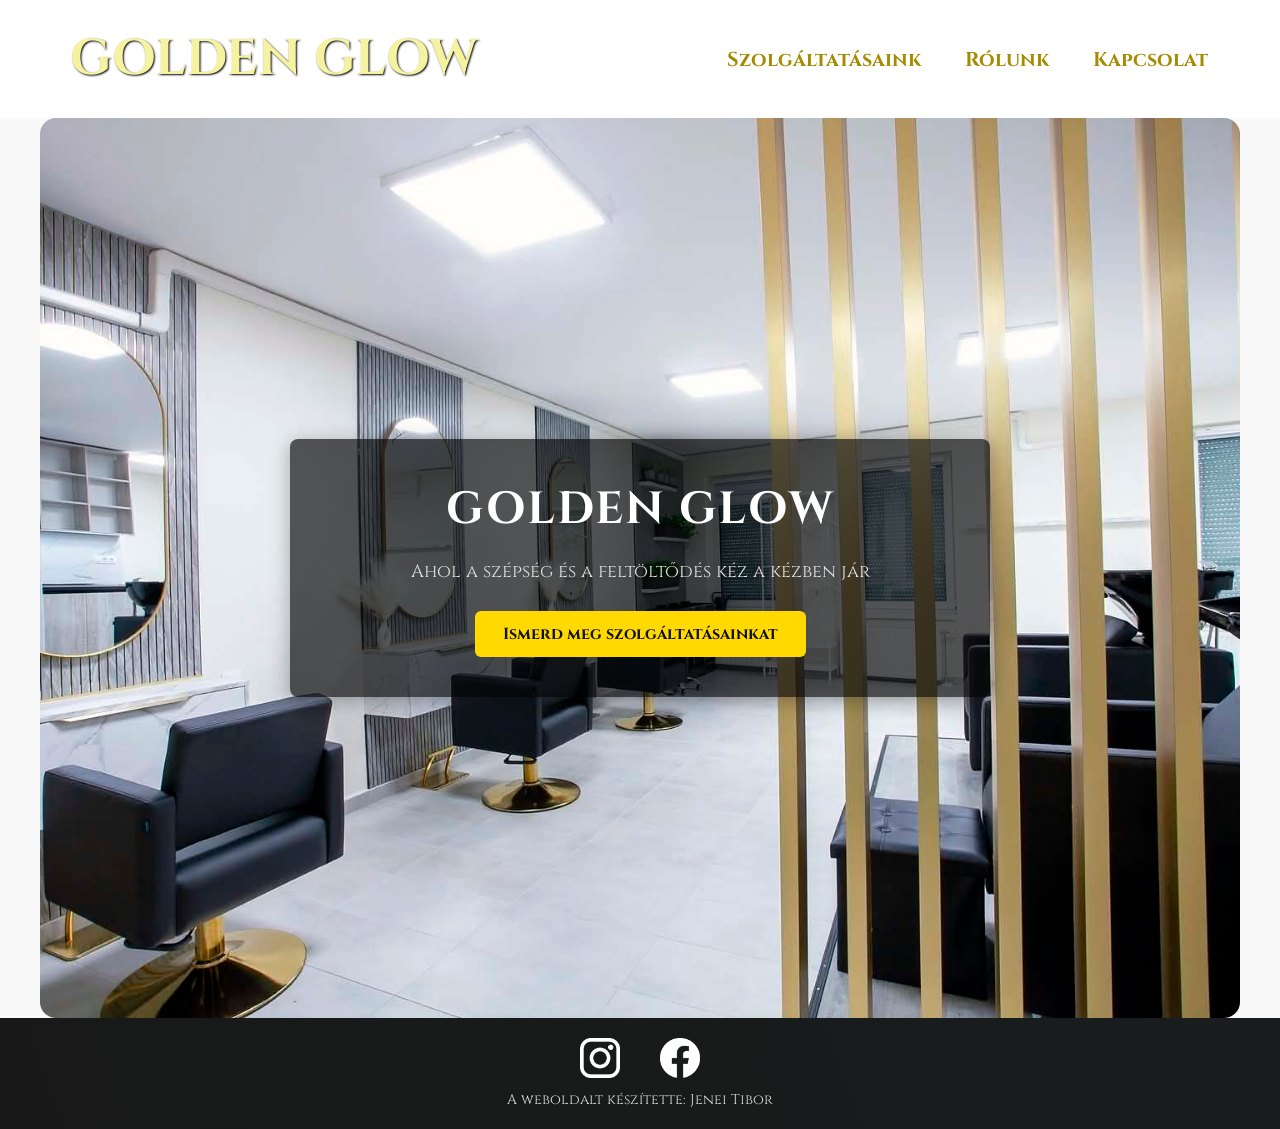
<file: index.html>
<!DOCTYPE html>
<html lang="hu">
<head>
    <meta charset="UTF-8">
    <meta name="viewport" content="width=device-width, initial-scale=1.0">
    <link href="https://fonts.googleapis.com/css2?family=Cinzel:wght@400..900&family=Fira+Sans:ital,wght@0,100;0,200;0,300;0,400;0,500;0,600;0,700;0,800;0,900;1,100;1,200;1,300;1,400;1,500;1,600;1,700;1,800;1,900&display=swap" rel="stylesheet">
    <link rel="icon" type="image/png" href="favicon_io/apple-touch-icon.png"/>
    <link rel="stylesheet" href="shared.css" />
    <link rel="stylesheet" href="styles.css" />
    <title>Golden Glow</title>
</head>
<body>

    <header> 
        <div id="page-logo">
            <a href="index.html">Golden Glow</a>
        </div>
        <nav>
            <ul>
                <li><a href="szolgaltatasok.html">Szolgáltatásaink</a></li>
                <li><a href="rolunk.html">Rólunk</a></li>
                <li><a href="kapcsolat.html">Kapcsolat</a></li>
            </ul>
        </nav>
        <a href="" class="service-btn">
        <span></span>
        <span></span>
        <span></span>
       </a>
    </header>

    <main>
        <section id="hero">
            <div class="hero-content">
                <h1>Golden Glow</h1>
                <p>Ahol a szépség és a feltöltődés kéz a kézben jár</p>
                <a href="szolgaltatasok.html">Ismerd meg szolgáltatásainkat</a>
            </div>
        </section>
    </main>

    <footer>
        <ul>
            <li>
                <a href="https://www.instagram.com/golden.glow.hair.beauty/" target="_blank">
                    <img src="Photos/icons/insta.png" alt="Instagram logo">
                </a>
            </li>
            <li>
                <a href="https://www.facebook.com/profile.php?id=61589006711640" target="_blank">
                    <img src="Photos/icons/facebook.png" alt="Facebook logo">
                </a>
            </li>
        </ul>
                </a>
    </li>
</ul>

<p class="site-credit">A weboldalt készítette: Jenei Tibor</p>
</footer>
    </footer>

</body>
</html>
</file>
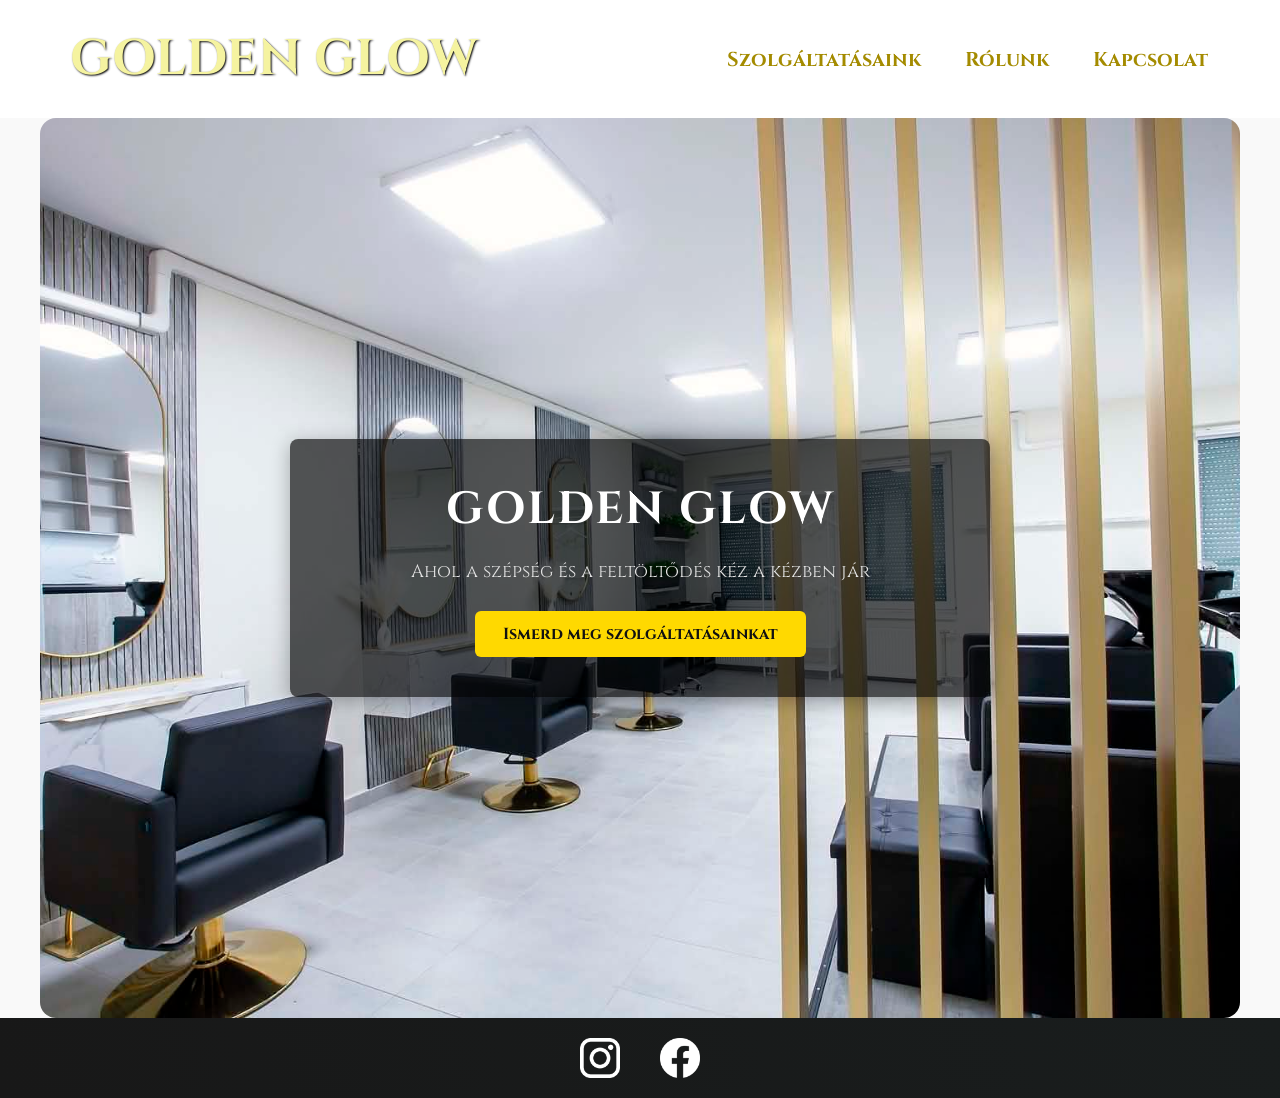
<file: GoldenGlow-main/index.html>
<!DOCTYPE html>
<html lang="hu">
<head>
    <meta charset="UTF-8">
    <meta name="viewport" content="width=device-width, initial-scale=1.0">
    <link href="https://fonts.googleapis.com/css2?family=Cinzel:wght@400..900&family=Fira+Sans:ital,wght@0,100;0,200;0,300;0,400;0,500;0,600;0,700;0,800;0,900;1,100;1,200;1,300;1,400;1,500;1,600;1,700;1,800;1,900&display=swap" rel="stylesheet">
    <link rel="icon" type="image/png" href="favicon_io/apple-touch-icon.png"/>
    <link rel="stylesheet" href="shared.css" />
    <link rel="stylesheet" href="styles.css" />
    <title>Golden Glow</title>
</head>
<body>

    <header> 
        <div id="page-logo">
            <a href="index.html">Golden Glow</a>
        </div>
        <nav>
            <ul>
                <li><a href="szolgaltatasok.html">Szolgáltatásaink</a></li>
                <li><a href="rolunk.html">Rólunk</a></li>
                <li><a href="kapcsolat.html">Kapcsolat</a></li>
            </ul>
        </nav>
        <a href="" class="service-btn">
        <span></span>
        <span></span>
        <span></span>
       </a>
    </header>

    <main>
        <section id="hero">
            <div class="hero-content">
                <h1>Golden Glow</h1>
                <p>Ahol a szépség és a feltöltődés kéz a kézben jár</p>
                <a href="szolgaltatasok.html">Ismerd meg szolgáltatásainkat</a>
            </div>
        </section>
    </main>

    <footer>
        <ul>
            <li>
                <a href="https://www.instagram.com/golden.glow.hair.beauty/" target="_blank">
                    <img src="Photos/icons/insta.png" alt="Instagram logo">
                </a>
            </li>
            <li>
                <a href="https://www.facebook.com/profile.php?id=61589006711640" target="_blank">
                    <img src="Photos/icons/facebook.png" alt="Facebook logo">
                </a>
            </li>
        </ul>
    </footer>

</body>
</html>
</file>
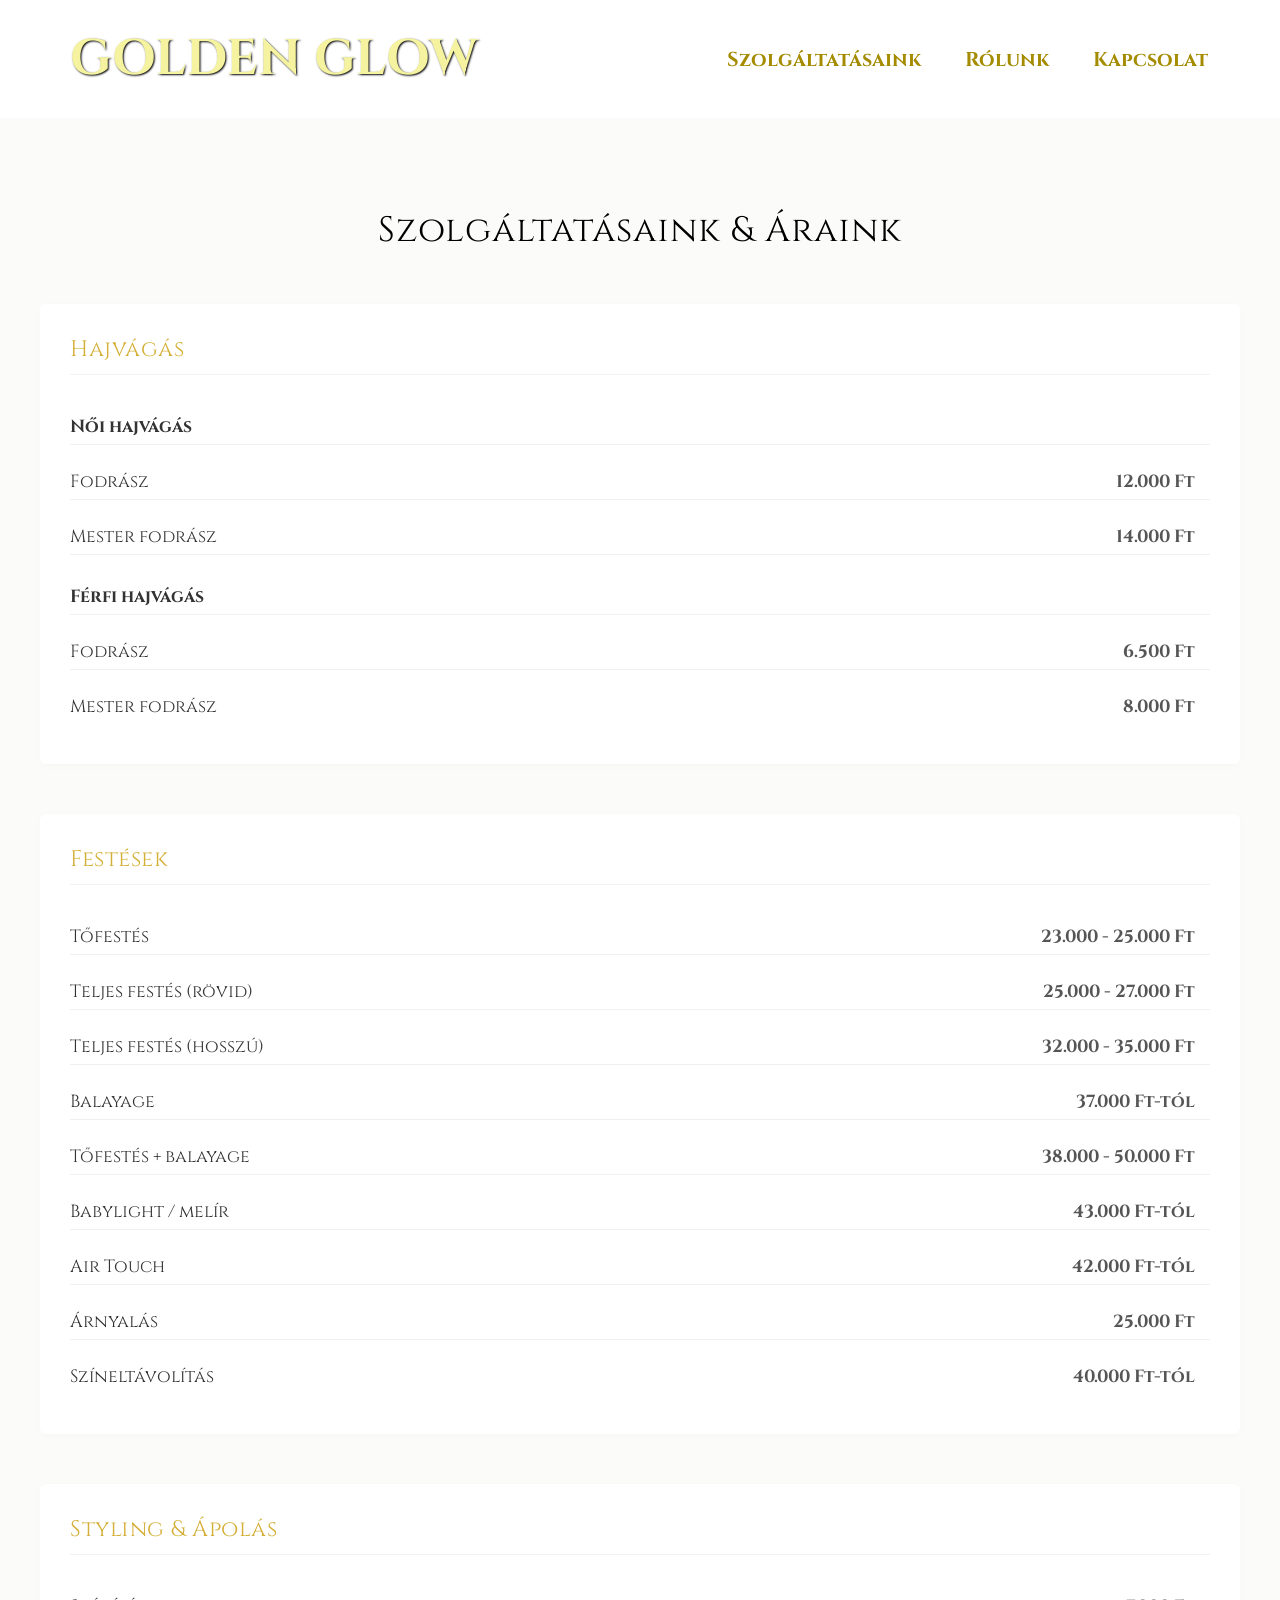
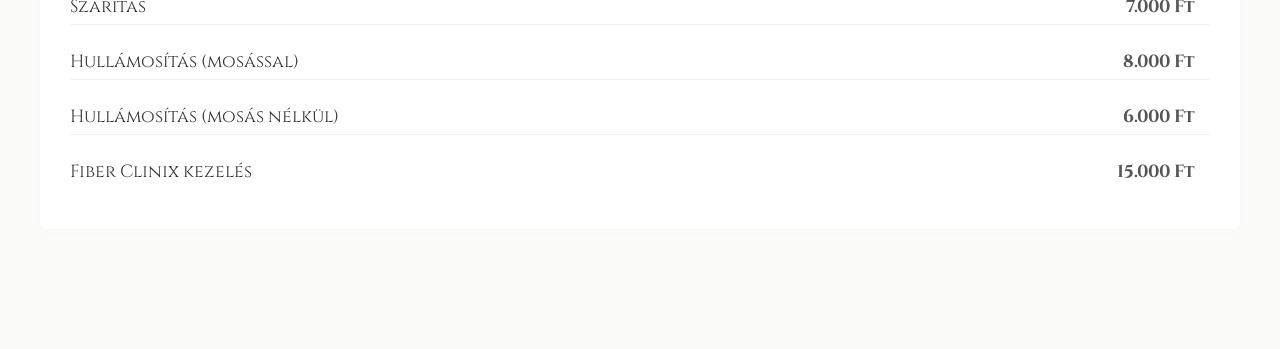
<file: arlista-fodrasz.html>
<!DOCTYPE html>
<html lang="hu">
<head>
    <meta charset="UTF-8">
    <meta name="viewport" content="width=device-width, initial-scale=1.0">
    <link href="https://fonts.googleapis.com/css2?family=Cinzel:wght@400..900&family=Fira+Sans:ital,wght@0,100;0,200;0,300;0,400;0,500;0,600;0,700;0,800;0,900;1,100;1,200;1,300;1,400;1,500;1,600;1,700;1,800;1,900&display=swap" rel="stylesheet">
    <link rel="icon" type="image/png" href="favicon_io/apple-touch-icon.png"/>
    <link rel="stylesheet" href="shared.css" />
    <link rel="stylesheet" href="styles.css" />
    <title>Golden Glow</title>
</head>
<style>
    .service-item {
        display: flex;
        justify-content: space-between;
        align-items: center;
        gap: 15px;
        margin-bottom: 10px;
        padding-bottom: 5px;
        border-bottom: 1px solid #f0f0f0;
    }
    .service-name {
        flex-grow: 1;
    }
    .service-price {
        font-weight: bold;
        color: #555;
        white-space: nowrap;
        margin-right: 10px{
        display: inline-block;
        background-color: rgb(255, 217, 0);
        color: black;
        text-decoration: none;
        padding: 6px 14px;
        font-weight: bold;
        border-radius: 4px;
        font-family: "Cinzel", sans-serif;
        font-size: 11px;
        text-transform: uppercase;
        transition: background-color 0.2s;
        white-space: nowrahover {
        background-color: rgb(255, 235, 70);
    }
</style>

<body>

    <header> 
        <div id="page-logo">
            <a href="index.html">Golden Glow</a>
        </div>
        <nav>
            <ul>
                <li><a href="szolgaltatasok.html">Szolgáltatásaink</a></li>
                <li><a href="rolunk.html">Rólunk</a></li>
                <li><a href="kapcsolat.html">Kapcsolat</a></li>
            </ul>
        </nav>
    </header>

    <main class="services-section">
        <div class="services-container">
            <h2>Szolgáltatásaink & Áraink</h2>
            
            <div class="services-grid">
                
                <div class="service-category">
                    <h3>Hajvágás</h3>
                    
                    <div class="service-item main-sub-title">
                        <span class="service-name"><strong>Női hajvágás</strong></span>
                    </div>
                    <div class="service-item indented">
                        <span class="service-name">Fodrász</span>
                        <span class="service-price">12.000 Ft</span>
                        <a href="form.html?serviceId=f_noi_vagas"></a>
                    </div>
                    <div class="service-item indented">
                        <span class="service-name">Mester fodrász</span>
                        <span class="service-price">14.000 Ft</span>
                        <a href="form.html?serviceId=f_mester_noi_vagas"></a>
                    </div>

                    <div class="service-item main-sub-title" style="margin-top: 15px;">
                        <span class="service-name"><strong>Férfi hajvágás</strong></span>
                    </div>
                    <div class="service-item indented">
                        <span class="service-name">Fodrász</span>
                        <span class="service-price">6.500 Ft</span>
                        <a href="form.html?serviceId=f_ferfi_vagas"></a>
                    </div>
                    <div class="service-item indented">
                        <span class="service-name">Mester fodrász</span>
                        <span class="service-price">8.000 Ft</span>
                        <a href="form.html?serviceId=f_mester_ferfi_vagas"></a>
                    </div>
                </div>

                <div class="service-category">
                    <h3>Festések</h3>
                    <div class="service-item">
                        <span class="service-name">Tőfestés</span>
                        <span class="service-price">23.000 - 25.000 Ft</span>
                        <a href="form.html?serviceId=f_tofestes"></a>
                    </div>
                    <div class="service-item">
                        <span class="service-name">Teljes festés (rövid)</span>
                        <span class="service-price">25.000 - 27.000 Ft</span>
                        <a href="form.html?serviceId=f_teljes_festes_rovid"></a>
                    </div>
                    <div class="service-item">
                        <span class="service-name">Teljes festés (hosszú)</span>
                        <span class="service-price">32.000 - 35.000 Ft</span>
                        <a href="form.html?serviceId=f_teljes_festet_hosszu"></a>
                    </div>
                    <div class="service-item">
                        <span class="service-name">Balayage</span>
                        <span class="service-price">37.000 Ft-tól</span>
                        <a href="form.html?serviceId=f_bayalage"></a>
                    </div>
                    <div class="service-item">
                        <span class="service-name">Tőfestés + balayage</span>
                        <span class="service-price">38.000 - 50.000 Ft</span>
                        <a href="form.html?serviceId=f_tofestes_bayalage"></a>
                    </div>
                    <div class="service-item">
                        <span class="service-name">Babylight / melír</span>
                        <span class="service-price">43.000 Ft-tól</span>
                        <a href="form.html?serviceId=f_babylight_melir"></a>
                    </div>
                    <div class="service-item">
                        <span class="service-name">Air Touch</span>
                        <span class="service-price">42.000 Ft-tól</span>
                        <a href="form.html?serviceId=f_airtouch"></a>
                    </div>
                    <div class="service-item">
                        <span class="service-name">Árnyalás</span>
                        <span class="service-price">25.000 Ft</span>
                        <a href="form.html?serviceId=f_arnyalas"></a>
                    </div>
                    <div class="service-item">
                        <span class="service-name">Színeltávolítás</span>
                        <span class="service-price">40.000 Ft-tól</span>
                        <a href="form.html?serviceId=f_szineltavolitas"></a>
                    </div>
                </div>

                <div class="service-category">
                    <h3>Styling & Ápolás</h3>
                    <div class="service-item">
                        <span class="service-name">Szárítás</span>
                        <span class="service-price">7.000 Ft</span>
                        <a href="form.html?serviceId=f_szaritas"></a>
                    </div>
                    <div class="service-item">
                        <span class="service-name">Hullámosítás (mosással)</span>
                        <span class="service-price">8.000 Ft</span>
                        <a href="form.html?serviceId=f_hullamositas_mosassal"></a>
                    </div>
                    <div class="service-item">
                        <span class="service-name">Hullámosítás (mosás nélkül)</span>
                        <span class="service-price">6.000 Ft</span>
                        <a href="form.html?serviceId=f_hullamositas_mosasnelkul"></a>
                    </div>
                    <div class="service-item">
                        <span class="service-name">Fiber Clinix kezelés</span>
                        <span class="service-price">15.000 Ft</span>
                        <a href="form.html?serviceId=f_fiber_clinix"></a>
                    </div>
                </div>

            </div>
        </div>
    </main>

</body>
</file>
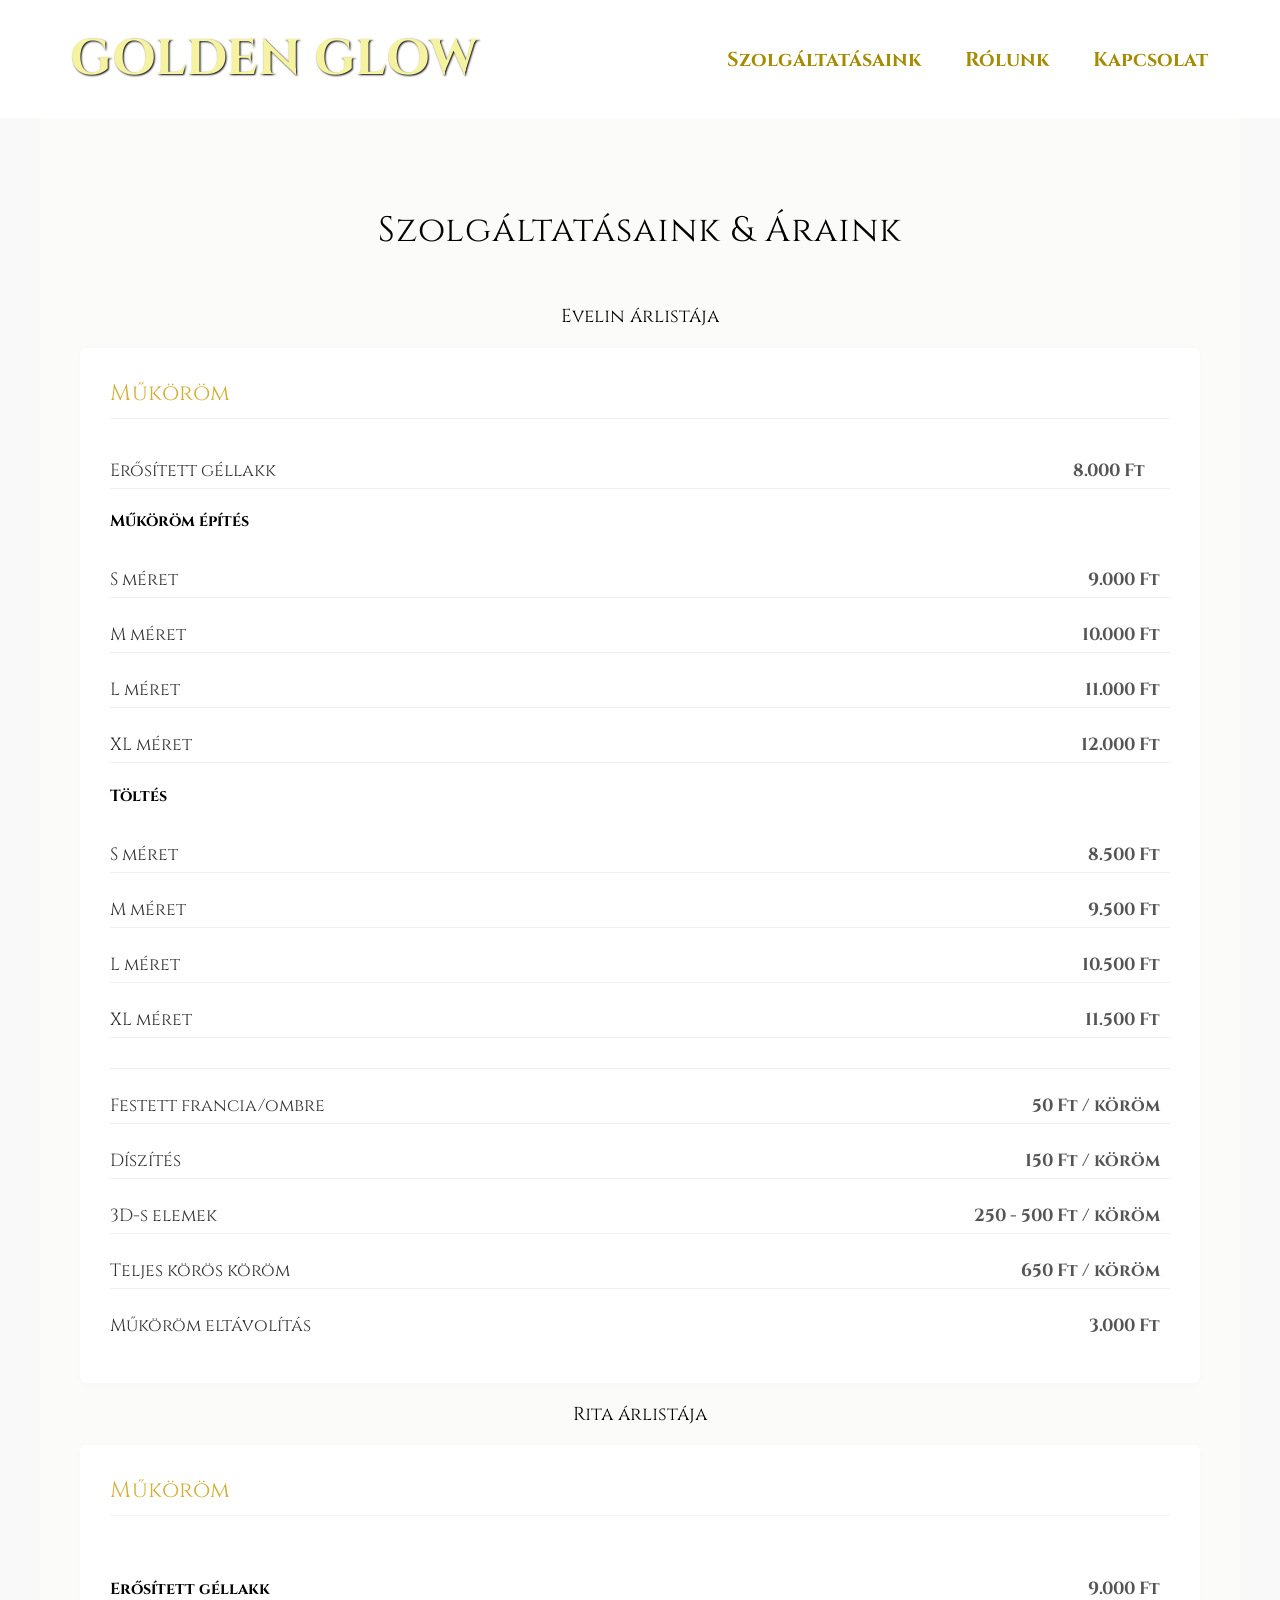
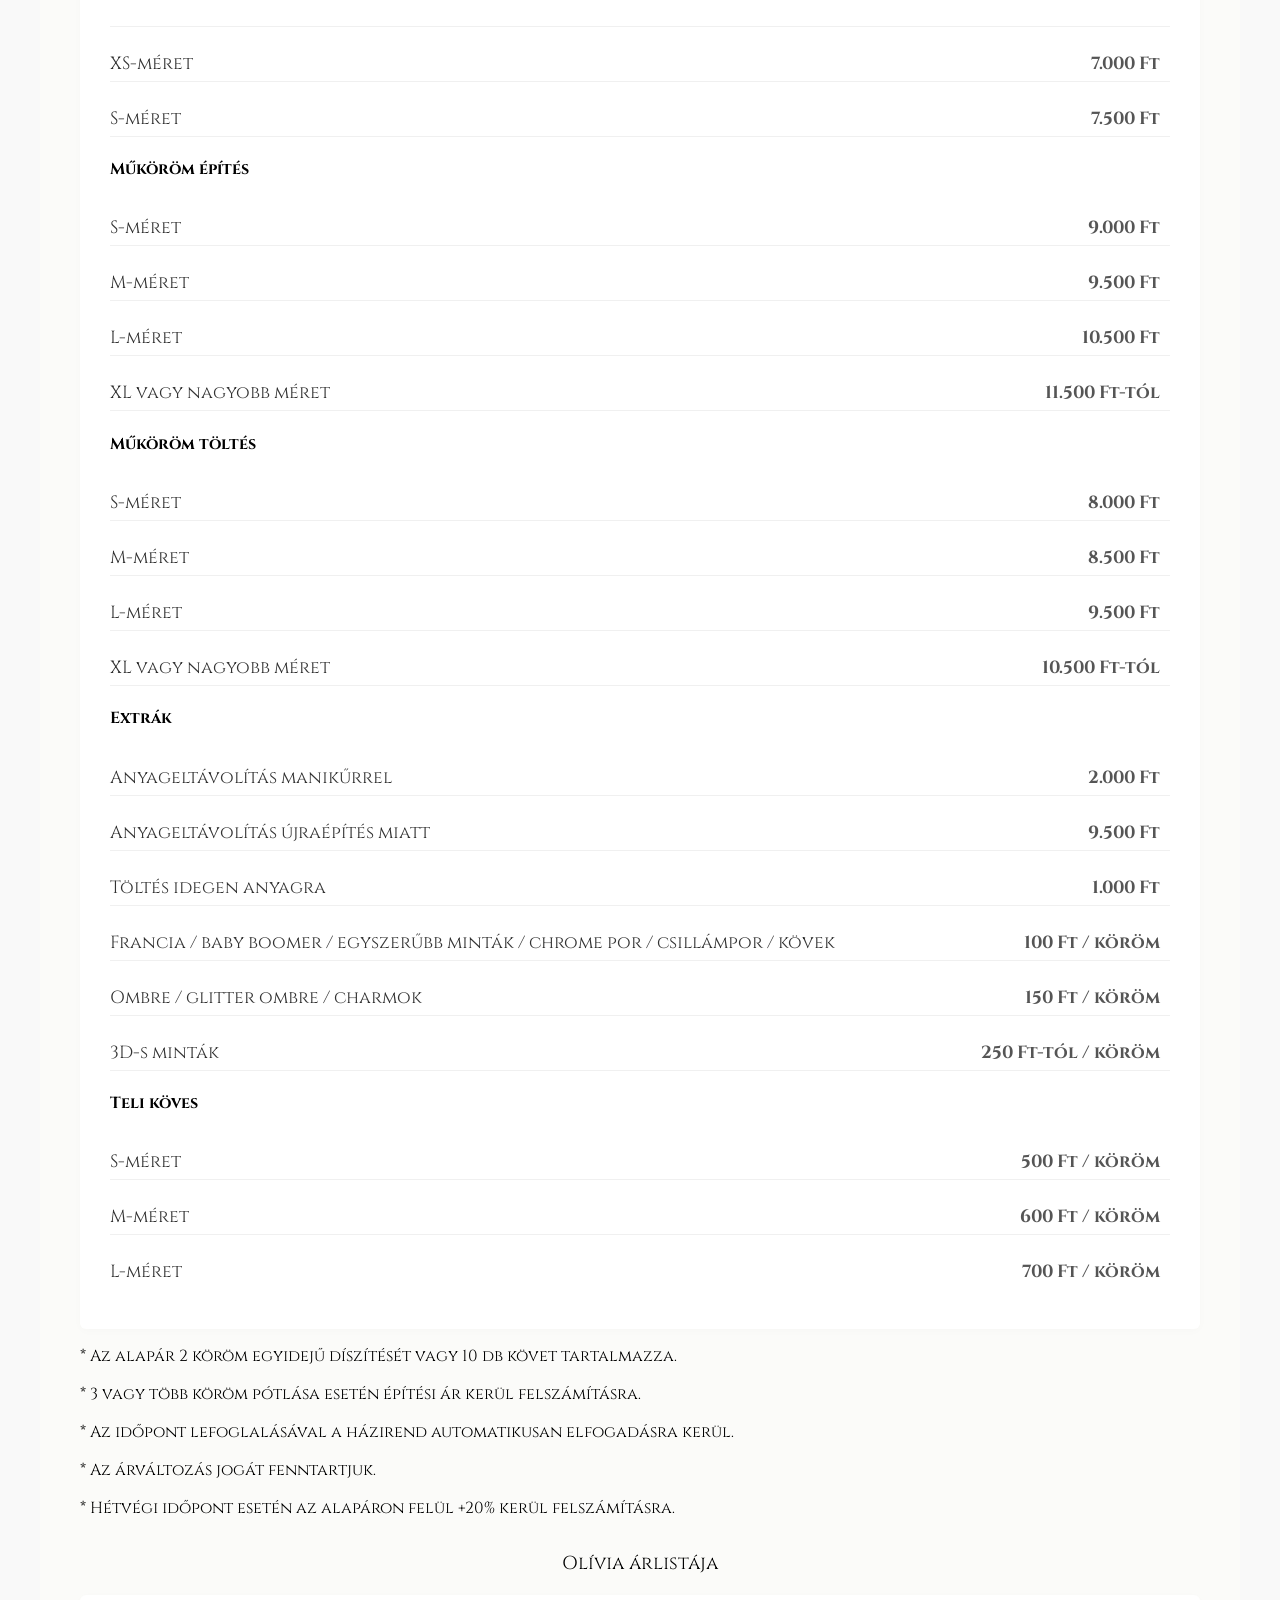
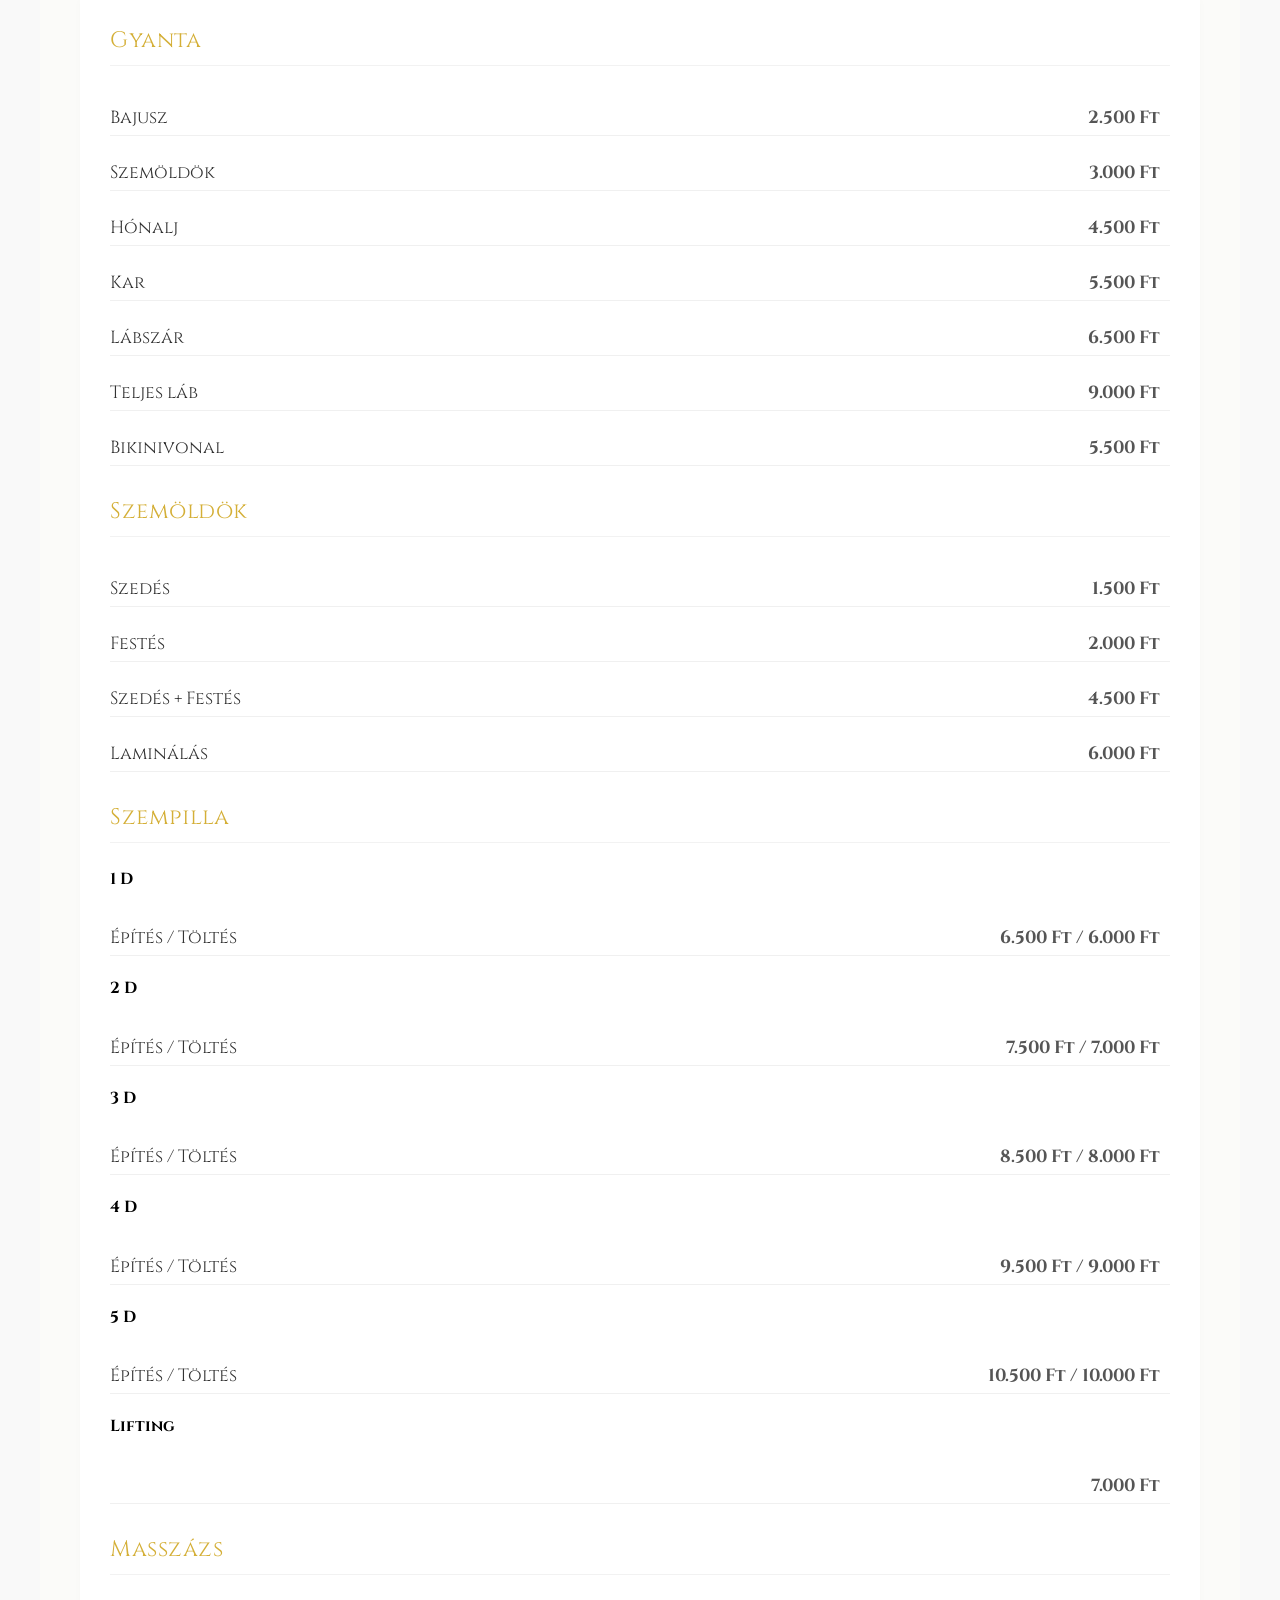
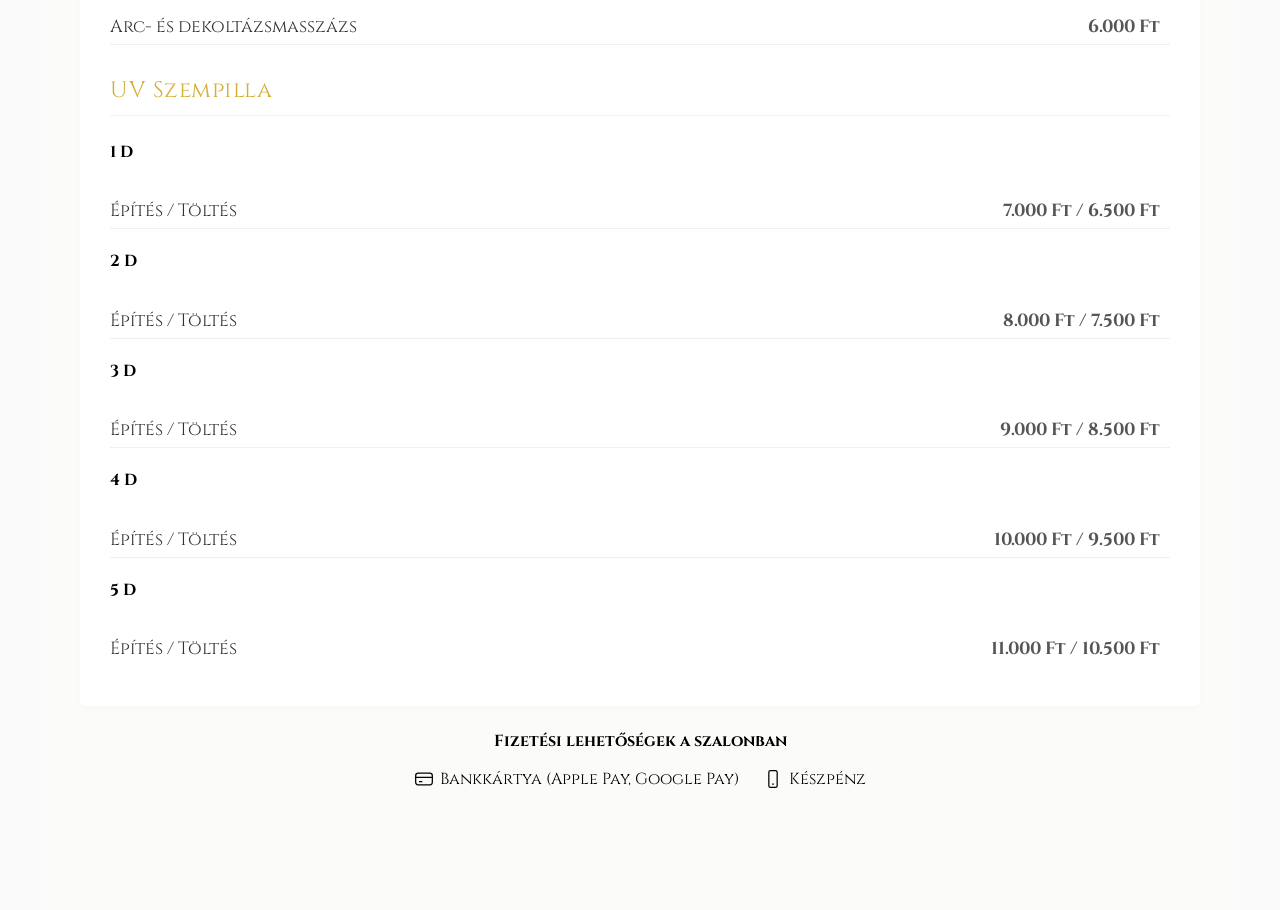
<file: arlista-kozmetika.html>
<!DOCTYPE html>
<html lang="hu">
<head>
    <meta charset="UTF-8">
    <meta name="viewport" content="width=device-width, initial-scale=1.0">
    <link href="https://fonts.googleapis.com/css2?family=Cinzel:wght@400..900&family=Fira+Sans:ital,wght@0,100;0,200;0,300;0,400;0,500;0,600;0,700;0,800;0,900;1,100;1,200;1,300;1,400;1,500;1,600;1,700;1,800;1,900&display=swap" rel="stylesheet">
    <link rel="icon" type="image/png" href="favicon_io/apple-touch-icon.png"/>
    <link rel="stylesheet" href="shared.css" />
    <link rel="stylesheet" href="styles.css" />
    <title>Golden Glow - Kozmetika Árlista</title>
</head>

<style>
    .service-item {
        display: flex;
        justify-content: space-between;
        align-items: center;
        gap: 15px;
        margin-bottom: 10px;
        padding-bottom: 5px;
        border-bottom: 1px solid #f0f0f0;
    }
    .service-name {
        flex-grow: 1;
    }
    .service-price {
        font-weight: bold;
        color: #555;
        white-space: nowrap;
        margin-right: 10px;
    }
    .booking-btn {
        display: inline-block;
        background-color: rgb(255, 217, 0);
        color: black;
        text-decoration: none;
        padding: 6px 14px;
        font-weight: bold;
        border-radius: 4px;
        font-family: "Cinzel", sans-serif;
        font-size: 11px;
        text-transform: uppercase;
        transition: background-color 0.2s;
        white-space: nowrap;
    }
    .booking-btn:hover {
        background-color: rgb(255, 235, 70);
    }

    .services-container > h3 {
    text-align: center;
    font-weight: normal;
    }

    .service-category > h3.section-start {
        margin-top: 30px;
    }

    .service-item.price-only {
    justify-content: flex-end;
}

.services-container > h3.price-list-heading {
    margin-top: 2rem;
}

.payment-info {
    margin-top: 1.5rem;
    text-align: center;
}

.payment-methods {
    display: flex;
    flex-wrap: wrap;
    justify-content: center;
    gap: 0.75rem 1.5rem;
    margin: 0;
    padding: 0;
    list-style: none;
}

.payment-methods li {
    display: flex;
    align-items: center;
    gap: 0.4rem;
}

.payment-methods svg {
    width: 1.25rem;
    height: 1.25rem;
    fill: none;
    stroke: currentColor;
    stroke-width: 1.5;
}

</style>

<body>
    <header> 
        <div id="page-logo">
            <a href="index.html">Golden Glow</a>
        </div>
        <nav>
            <ul>
                <li><a href="szolgaltatasok.html">Szolgáltatásaink</a></li>
                <li><a href="rolunk.html">Rólunk</a></li>
                <li><a href="kapcsolat.html">Kapcsolat</a></li>
            </ul>
        </nav>
    </header>

    <main>
        <section class="services-section">
            <div class="services-container">
                
                <h2>Szolgáltatásaink & Áraink</h2>
                <h3>Evelin árlistája</h3>
                
                <div class="services-grid">
                    
                    <div class="service-category">
                        <h3>Műköröm </h3>
                        <div class="service-item">
                            <span class="service-name">Erősített géllakk</span>
                            <span class="service-price">8.000 Ft</span>
                            <a href="form.html?serviceId=k_arctisztitas"></a>
                        </div>
                        <h4>Műköröm építés</h4>

                     <div class="service-item">
                            <span class="service-name">S méret</span>
                            <span class="service-price">9.000 Ft</span>
                    </div>
                    <div class="service-item">
                            <span class="service-name">M méret</span>
                            <span class="service-price">10.000 Ft</span>
                    </div>
                    <div class="service-item">
                            <span class="service-name">L méret</span>
                            <span class="service-price">11.000 Ft</span>
                    </div>
                    <div class="service-item">
                            <span class="service-name">XL méret</span>
                            <span class="service-price">12.000 Ft</span>
                    </div>

                        <h4>Töltés</h4>

                    <div class="service-item">
                            <span class="service-name">S méret</span>
                            <span class="service-price">8.500 Ft</span>
                    </div>

                    <div class="service-item">
                        <span class="service-name">M méret</span>
                        <span class="service-price">9.500 Ft</span>
                    </div>

                    <div class="service-item">
                        <span class="service-name">L méret</span>
                        <span class="service-price">10.500 Ft</span>
                    </div>

                    <div class="service-item">
                        <span class="service-name">XL méret</span>
                        <span class="service-price">11.500 Ft</span>
                    </div>

                        <div class="service-item section-start"></div>
                        <div class="service-item">
                            <span class="service-name">Festett francia/ombre</span>
                            <span class="service-price">50 Ft / köröm</span>
                        </div>

                        <div class="service-item">
                            <span class="service-name">Díszítés</span>
                            <span class="service-price">150 Ft / köröm</span>
                        </div>

                        <div class="service-item">
                            <span class="service-name">3D-s elemek</span>
                            <span class="service-price">250 - 500 Ft / köröm</span>
                        </div>
                        
                        <div class="service-item">
                            <span class="service-name">Teljes körös köröm</span>
                            <span class="service-price">650 Ft / köröm</span>
                        </div>

                         <div class="service-item">
                            <span class="service-name">Műköröm eltávolítás</span>
                            <span class="service-price">3.000 Ft</span>
                        </div>
                    </div>
                    
                  </div> 

                    <h3>Rita árlistája</h3>

                    <div class="services-grid">
                        <div class="service-category">

                    <h3>Műköröm </h3>

                            <div class="service-item">
                                <h4>Erősített géllakk</h4>
                                <span class="service-price">9.000 Ft</span>
                            </div>

                            <div class="service-item">
                                <span class="service-name">XS-méret</span>
                                <span class="service-price">7.000 Ft</span>
                            </div>

                            <div class="service-item">
                                <span class="service-name">S-méret</span>
                                <span class="service-price">7.500 Ft</span>
                            </div>

                    <h4>Műköröm építés</h4>

                            <div class="service-item">
                                <span class="service-name">S-méret</span>
                                <span class="service-price">9.000 Ft</span>
                            </div>

                            <div class="service-item">
                                <span class="service-name">M-méret</span>
                                <span class="service-price">9.500 Ft</span>
                            </div>

                            <div class="service-item">
                                <span class="service-name">L-méret</span>
                                <span class="service-price">10.500 Ft</span>
                            </div>

                            <div class="service-item">
                                <span class="service-name">XL vagy nagyobb méret</span>
                                <span class="service-price">11.500 Ft-tól</span>
                            </div>

                    <h4>Műköröm töltés</h4>

                            <div class="service-item">
                                <span class="service-name">S-méret</span>
                                <span class="service-price">8.000 Ft</span>
                            </div>

                            <div class="service-item">
                                <span class="service-name">M-méret</span>
                                <span class="service-price">8.500 Ft</span>
                            </div>

                            <div class="service-item">
                                <span class="service-name">L-méret</span>
                                <span class="service-price">9.500 Ft</span>
                            </div>

                            <div class="service-item">
                                <span class="service-name">XL vagy nagyobb méret</span>
                                <span class="service-price">10.500 Ft-tól</span>
                            </div>

                    <h4>Extrák</h4>

                            <div class="service-item">
                                <span class="service-name">Anyageltávolítás manikűrrel</span>
                                <span class="service-price">2.000 Ft</span>
                            </div>

                            <div class="service-item">
                                <span class="service-name">Anyageltávolítás újraépítés miatt</span>
                                <span class="service-price">9.500 Ft</span>
                            </div>

                            <div class="service-item">
                                <span class="service-name">Töltés idegen anyagra</span>
                                <span class="service-price">1.000 Ft</span>
                            </div>

                            <div class="service-item">
                                <span class="service-name">Francia / baby boomer / egyszerűbb minták / chrome por / csillámpor / kövek</span>
                                <span class="service-price">100 Ft / köröm</span>
                            </div>

                            <div class="service-item">
                                <span class="service-name">Ombre / glitter ombre / charmok</span>
                                <span class="service-price">150 Ft / köröm</span>
                            </div>

                            <div class="service-item">
                                <span class="service-name">3D-s minták</span>
                                <span class="service-price">250 Ft-tól / köröm</span>
                            </div>

                    <h4>Teli köves</h4>

                            <div class="service-item">
                                <span class="service-name">S-méret</span>
                                <span class="service-price">500 Ft / köröm</span>
                            </div>

                            <div class="service-item">
                                <span class="service-name">M-méret</span>
                                <span class="service-price">600 Ft / köröm</span>
                            </div>

                            <div class="service-item">
                                <span class="service-name">L-méret</span>
                                <span class="service-price">700 Ft / köröm</span>
                            </div>
                            
                        </div>
                    </div>

                    <div class="service-comment">
                        <p>* Az alapár 2 köröm egyidejű díszítését vagy 10 db követ tartalmazza.</p>
                        <p>* 3 vagy több köröm pótlása esetén építési ár kerül felszámításra.</p>
                        <p>* Az időpont lefoglalásával a házirend automatikusan elfogadásra kerül.</p>
                        <p>* Az árváltozás jogát fenntartjuk.</p>
                        <p>* Hétvégi időpont esetén az alapáron felül +20% kerül felszámításra.</p>
                    </div>

                    <h3 class="price-list-heading">Olívia árlistája</h3>

                        <div class="services-grid">
                            <div class="service-category">
                            
                    <h3>Gyanta</h3>

                            <div class="service-item">
                                <span class="service-name">Bajusz</span>
                                <span class="service-price">2.500 Ft</span>
                            </div>

                            <div class="service-item">
                                <span class="service-name">Szemöldök</span>
                                <span class="service-price">3.000 Ft</span>
                            </div>

                            <div class="service-item">
                                <span class="service-name">Hónalj</span>
                                <span class="service-price">4.500 Ft</span>
                            </div>

                            <div class="service-item">
                                <span class="service-name">Kar</span>
                                <span class="service-price">5.500 Ft</span>
                            </div>

                            <div class="service-item">
                                <span class="service-name">Lábszár</span>
                                <span class="service-price">6.500 Ft</span>
                            </div>

                            <div class="service-item">
                                <span class="service-name">Teljes láb</span>
                                <span class="service-price">9.000 Ft</span>
                            </div>

                            <div class="service-item">
                                <span class="service-name">Bikinivonal</span>
                                <span class="service-price">5.500 Ft</span>
                            </div>
                            
                            
                    <h3 class="section-start">Szemöldök</h3>

                            <div class="service-item">
                                <span class="service-name">Szedés</span>
                                <span class="service-price">1.500 Ft</span>
                            </div>

                            <div class="service-item">
                                <span class="service-name">Festés</span>
                                <span class="service-price">2.000 Ft</span>
                            </div>

                            <div class="service-item">
                                <span class="service-name">Szedés + Festés</span>
                                <span class="service-price">4.500 Ft</span>
                            </div>

                            <div class="service-item">
                                <span class="service-name">Laminálás</span>
                                <span class="service-price">6.000 Ft</span>
                            </div>

                    <h3 class="section-start">Szempilla</h3>

                            <h4>1 D</h4>

                            <div class="service-item">
                                <span class="service-name">Építés / Töltés</span>
                                <span class="service-price">6.500 Ft / 6.000 Ft</span>
                            </div>

                            <h4>2 D</h4>

                            <div class="service-item">
                                <span class="service-name">Építés / Töltés</span>
                                <span class="service-price">7.500 Ft / 7.000 Ft</span>
                            </div>

                             <h4>3 D</h4>

                            <div class="service-item">
                                <span class="service-name">Építés / Töltés</span>
                                <span class="service-price">8.500 Ft / 8.000 Ft</span>
                            </div>

                             <h4>4 D</h4>

                            <div class="service-item">
                                <span class="service-name">Építés / Töltés</span>
                                <span class="service-price">9.500 Ft / 9.000 Ft</span>
                            </div>

                             <h4>5 D</h4>

                            <div class="service-item">
                                <span class="service-name">Építés / Töltés</span>
                                <span class="service-price">10.500 Ft / 10.000 Ft</span>
                            </div>

                            <h4>Lifting</h4>

                            <div class="service-item price-only">
                                <span class="service-price">7.000 Ft</span>
                            </div>

                    <h3 class="section-start">Masszázs</h3>

                            <div class="service-item">
                                <span class="service-name">Arc- és dekoltázsmasszázs</span>
                                <span class="service-price">6.000 Ft</span>
                            </div>

                            <h3 class="section-start"> UV Szempilla</h3>

                    <h4>1 D</h4>

                            <div class="service-item">
                                <span class="service-name">Építés / Töltés</span>
                                <span class="service-price">7.000 Ft / 6.500 Ft</span>
                            </div>

                            <h4>2 D</h4>

                            <div class="service-item">
                                <span class="service-name">Építés / Töltés</span>
                                <span class="service-price">8.000 Ft / 7.500 Ft</span>
                            </div>

                             <h4>3 D</h4>

                            <div class="service-item">
                                <span class="service-name">Építés / Töltés</span>
                                <span class="service-price">9.000 Ft / 8.500 Ft</span>
                            </div>

                             <h4>4 D</h4>

                            <div class="service-item">
                                <span class="service-name">Építés / Töltés</span>
                                <span class="service-price">10.000 Ft / 9.500 Ft</span>
                            </div>

                            <h4>5 D</h4>

                            <div class="service-item">
                                <span class="service-name">Építés / Töltés</span>
                                <span class="service-price">11.000 Ft / 10.500 Ft</span>
                            </div>

                        </div> 

                    </div> 

                    <div class="payment-info">
                        <p><strong>Fizetési lehetőségek a szalonban</strong></p>

                        <ul class="payment-methods">
                            <li>
                                <svg viewBox="0 0 24 24" aria-hidden="true">
                                    <rect x="2" y="5" width="20" height="14" rx="3" />
                                    <path d="M2 10h20M6 15h4" />
                                </svg>
                                Bankkártya (Apple Pay, Google Pay)
                            </li>
                             <li>
                                <svg viewBox="0 0 24 24" aria-hidden="true">
                                    <rect x="7" y="2" width="10" height="20" rx="2" />
                                    <path d="M11 18h2" />
                                </svg>
                                Készpénz
                            </li>
                        </ul>
                    </div> 
                </div> 
            </section>
            </main>
            </body>
            </html>
</file>
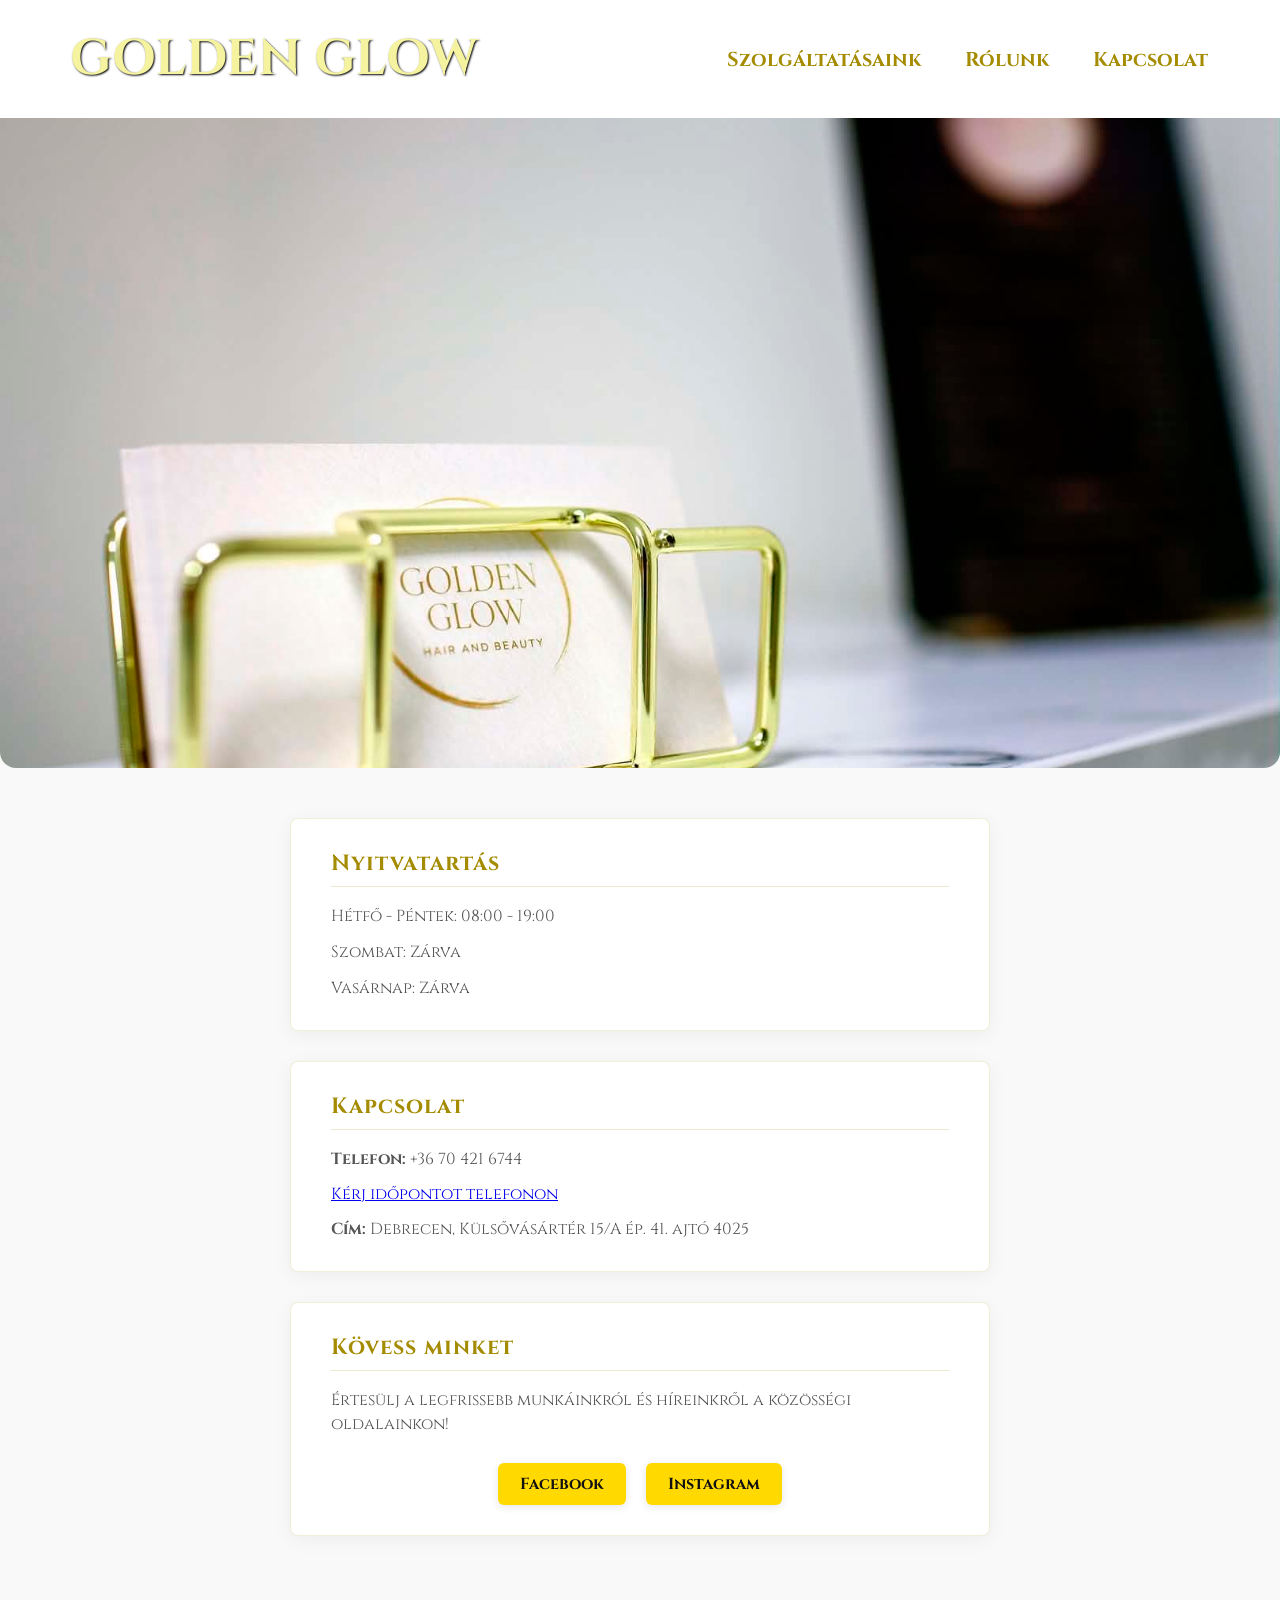
<file: kapcsolat.html>
<!DOCTYPE html>
<html lang="hu">
<head>
    <meta charset="UTF-8">
    <meta name="viewport" content="width=device-width, initial-scale=1.0">
    <link rel="icon" type="image/png" href="favicon_io/apple-touch-icon.png"/>
    <link href="https://fonts.googleapis.com/css2?family=Cinzel:wght@400..900&family=Fira+Sans:ital,wght@0,100;0,200;0,300;0,400;0,500;0,600;0,700;0,800;0,900;1,100;1,200;1,300;1,400;1,500;1,600;1,700;1,800;1,900&display=swap" rel="stylesheet">
    <link rel="stylesheet" href="shared.css" />
    <link rel="stylesheet" href="kapcsolat.css" />
    <title>Kapcsolat - Golden Glow</title>
</head>
<body>
    <header> 
        <div id="page-logo">
            <a href="index.html">Golden Glow</a>
        </div>
        <nav>
            <ul>
                <li><a href="szolgaltatasok.html">Szolgáltatásaink</a></li>
                <li><a href="rolunk.html">Rólunk</a></li>
                <li><a href="kapcsolat.html">Kapcsolat</a>
                </li>
            </ul>
        </nav>
        <a href="" class="service-btn">
        <span></span>
        <span></span>
        <span></span>
       </a>
    </header> <div id="contact-section"></div>

    <main> <ul class="contact-list">
            
            <li class="contact-card">
                <div class="card-content">
                    <h3>Nyitvatartás</h3>
                    <p>Hétfő - Péntek: 08:00 - 19:00</p>
                    <p>Szombat: Zárva</p>
                    <p>Vasárnap: Zárva</p>
                </div>
            </li>

            <li class="contact-card">
                <div class="card-content">
                    <h3>Kapcsolat</h3>
                    <p class="phone"><strong>Telefon:</strong> +36 70 421 6744</p>
                    <a href="tel: +36704216744" class="btn-primary">Kérj időpontot telefonon</a>
                    <p><strong>Cím:</strong> Debrecen, Külsővásártér 15/A ép. 41. ajtó 4025</p>
                </div>
            </li>

            <li class="contact-card">
                <div class="card-content">
                    <h3>Kövess minket</h3>
                    <p>Értesülj a legfrissebb munkáinkról és híreinkről a közösségi oldalainkon!</p>
                    <div class="actions">
                        <a href="https://www.facebook.com/profile.php?id=61589006711640" target="_blank">Facebook</a>
                        <a href="https://www.instagram.com/golden.glow.hair.beauty/" target="_blank">Instagram</a>
                    </div>
                </div>
            </li>

        </ul>
    </main>
</body>
</html>
</file>
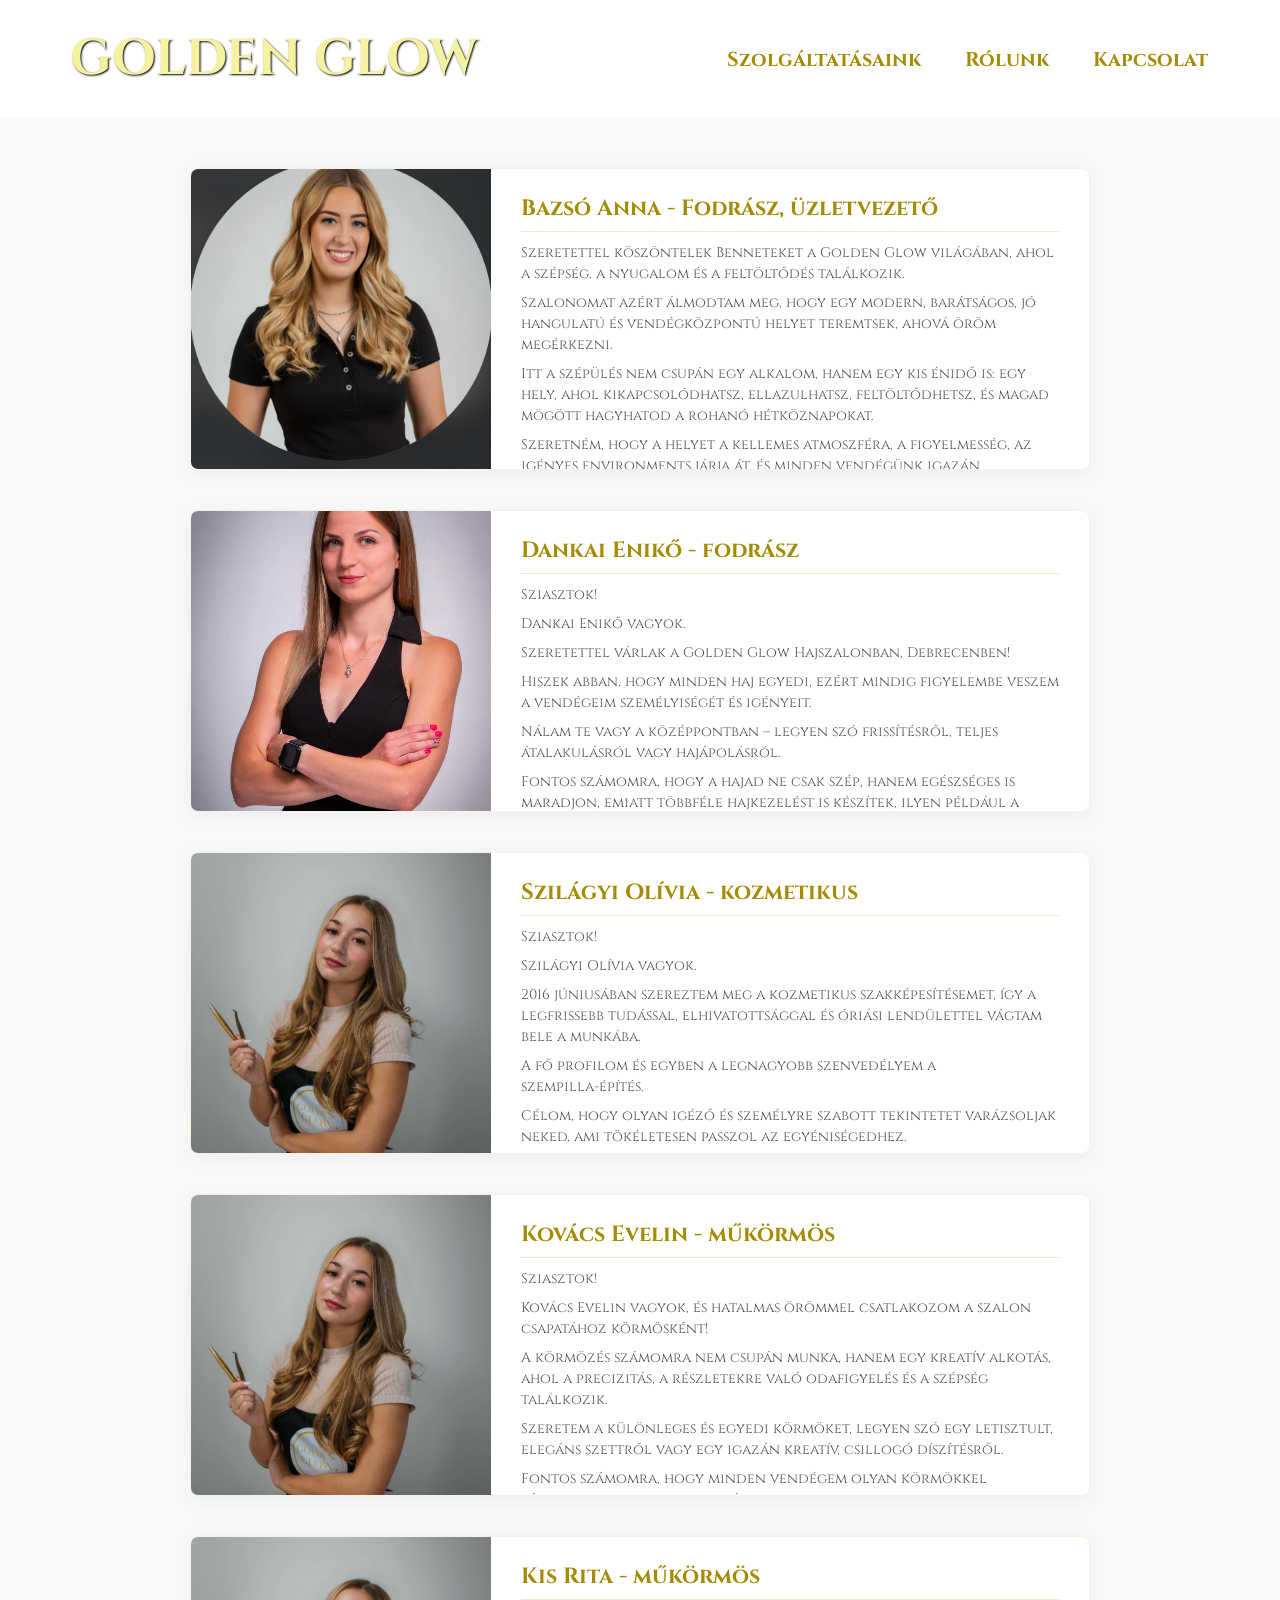
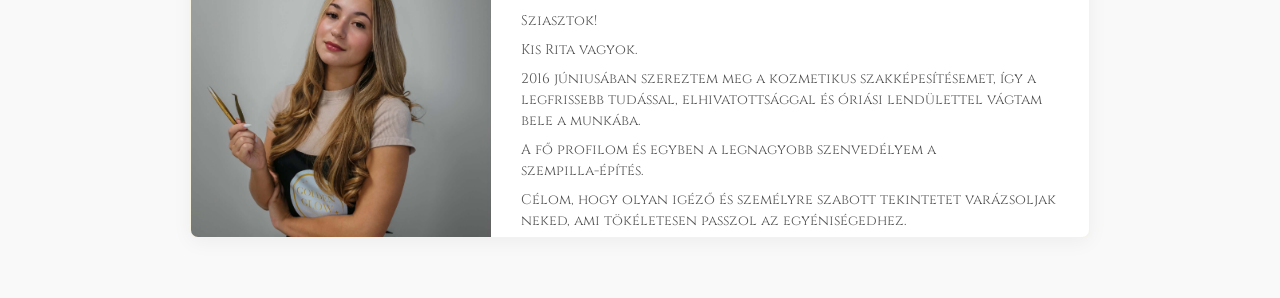
<file: rolunk.html>
<!DOCTYPE html>
<html lang="hu">
<head>
    <meta charset="UTF-8">
    <meta name="viewport" content="width=device-width, initial-scale=1.0">
    <link href="https://fonts.googleapis.com/css2?family=Cinzel:wght@400..900&family=Fira+Sans:ital,wght@0,100;0,200;0,300;0,400;0,500;0,600;0,700;0,800;0,900;1,100;1,200;1,300;1,400;1,500;1,600;1,700;1,800;1,900&display=swap" rel="stylesheet">
    <link rel="stylesheet" href="shared.css" />
    <link rel="stylesheet" href="rolunk.css" />
    <title>Rólunk - Golden Glow</title>
</head>
<body>

    <header> 
        <div id="page-logo">
            <a href="index.html">Golden Glow</a>
        </div>
        <nav>
            <ul>
                <li><a href="szolgaltatasok.html">Szolgáltatásaink</a></li>
                <li><a href="rolunk.html">Rólunk</a></li>
                <li><a href="kapcsolat.html">Kapcsolat</a></li>
            </ul>
        </nav>
        <a href="" class="service-btn">
        <span></span>
        <span></span>
        <span></span>
       </a>
    </header>

    <div id="rolunk-section"></div>

    <main>
        <ul>
            <li>
                <img src="Photos/anna.jpeg" alt="Fodrász, Üzletvezető" />
                <div class="item-content">
                    <div>
                        <h2>Bazsó Anna - Fodrász, üzletvezető</h2>
                        <p>Szeretettel köszöntelek Benneteket a Golden Glow világában, ahol a szépség, a nyugalom és a feltöltődés találkozik. </p>
                        <p>Szalonomat azért álmodtam meg, hogy egy modern, barátságos, jó hangulatú és vendégközpontú helyet teremtsek, ahová öröm megérkezni.</p>
                        <p>Itt a szépülés nem csupán egy alkalom, hanem egy kis énidő is: egy hely, ahol kikapcsolódhatsz, ellazulhatsz, feltöltődhetsz, és magad mögött hagyhatod a rohanó hétköznapokat.</p> 
                        <p>Szeretném, hogy a helyet a kellemes atmoszféra, a figyelmesség, az igényes environments járja át, és minden vendégünk igazán különlegesnek érezze magát.</p>
                        <p>A Golden Glow egy olyan szalon, ahová nemcsak a külső megújulásért, hanem a belső harmóniáért is érdemes betérni. Hiszek benne, hogy a valódi ragyogás a jó közérzetből és a magabiztosságból születik.</p> 
                        <p>Szeretettel vár a Golden Glow csapata, hogy együtt megteremtsük ragyogásod pillanatait! </p>
                    </div>
                    <div class="actions">
                        <a href="https://www.instagram.com/hair_annabazso?igsh=dXllamMybGNyczJs">Foglalj időpontot Annához</a>
                    </div>
                </div> 
            </li>

            <li>
                <img src="Photos/eniko.jpg" alt="Fodrász" />
                <div class="item-content">
                    <div>
                        <h2>Dankai Enikő - fodrász</h2>
                        <p>Sziasztok! </p>
                        <p>Dankai Enikő vagyok.</p>
                        <p>Szeretettel várlak a Golden Glow Hajszalonban, Debrecenben!</p>
                        <p>Hiszek abban, hogy minden haj egyedi, ezért mindig figyelembe veszem a vendégeim személyiségét és igényeit. </p>
                        <p>Nálam te vagy a középpontban – legyen szó frissítésről, teljes átalakulásról vagy hajápolásról. </p>
                        <p>Fontos számomra, hogy a hajad ne csak szép, hanem egészséges is maradjon, emiatt többféle hajkezelést is készítek, ilyen például a hialuronsavas hajfeltöltés. </p>
                        <p>Folyamatosan képzem magam, hogy a legújabb trendeket és technikákat is alkalmazni tudjam. Legyen szó természetes árnyalatokról, finom balayage-ról/babylights-ról vagy merészebb színváltásról, fontosnak tartom a precíz munkát és a minöségi végeredményt. </p>
                        <p>Hiszek abban, hogy egy jól megválasztott hajszin nemcsak a megjelenést, hanem az önbizalmat is megváltoztatja. </p>
                        <p>Számomra a fodrászat nem csak munka, hanem hivatás és kreatív önkifejezés.</p>
                    </div>
                    <div class="actions">
                        <a href="https://www.instagram.com/eniko_dankai?igsh=a3g3dG9jZGhuMXRw">Foglalj időpontot Enikőhöz</a>
                    </div>
                </div>
            </li>

            <li>
                <img src="Photos/Olívia.jpeg" alt="Kozmetikus">
                <div class="item-content">
                    <div>
                        <h2>Szilágyi Olívia - kozmetikus</h2>
                        <p>Sziasztok!</p>
                        <p>Szilágyi Olívia vagyok. </p>
                        <p>2016 júniusában szereztem meg a kozmetikus szakképesítésemet, így a legfrissebb tudással, elhivatottsággal és óriási lendülettel vágtam bele a munkába. </p>
                        <p>A fő profilom és egyben a legnagyobb szenvedélyem a szempilla-építés. </p>
                        <p>Célom, hogy olyan igéző és személyre szabott tekintetet varázsoljak neked, ami tökéletesen passzol az egyéniségedhez. </p>
                        <p>A műszempilla-építés mellett szempillaliftinggel és festéssel, szemöldökszedéssel, festéssel és laminálással, relaxáló arcmasszázzsal, valamint gyantázással is várlak titeket. 
                        <p>A jövőben pedig komplex arckezelésekkel is bővülni fog a kínálat. </p>
                        <p>Munkámat vendégközpontú szemlélettel és maximális precizitással végzem. </p>
                        <p>Számomra kiemelten fontos, hogy a nálam töltött idő ne csak egy szolgáltatás, hanem igazi feltöltődés és kikapcsolódás legyen.</p>
                        <p>Az tesz igazán boldoggá, amikor látom az elégedett mosolyt a vendégeim arcán.</p>
                        <p>Keress bizalommal időpontért! </p>
                    </div>
                    <div class="actions">
                        <a href=https://www.instagram.com/beauty__by__olivia>Foglalj időpontot Olíviához</a>
                    </div>
                </div>
            </li>

            <li>
                <img src="Photos/Olívia.jpeg" alt="Kozmetikus">
                <div class="item-content">
                    <div>
                        <h2>Kovács Evelin - műkörmös</h2>
                        <p>Sziasztok!</p>
                        <p>Kovács Evelin vagyok, és hatalmas örömmel csatlakozom a szalon csapatához körmösként! </p>
                        <p>A körmözés számomra nem csupán munka, hanem egy kreatív alkotás, ahol a precizitás, a részletekre való odafigyelés és a szépség találkozik. </p>
                        <p>Szeretem a különleges és egyedi körmöket, legyen szó egy letisztult, elegáns szettről vagy egy igazán kreatív, csillogó díszítésről. </p>
                        <p>Fontos számomra, hogy minden vendégem olyan körmökkel távozzon, amilyeneket megálmodott. </p>
                        <p>Folyamatosan fejlesztem magam, tanulok és új technikákkal ismerkedem, hogy egyre szebb és igényesebb munkákat készíthessek nektek.</p>
                        <p>Szeretettel várlak benneteket egy kis szépülésre, feltöltődésre és természetesen gyönyörű körmökre! </p>
                    </div>
                    <div class="actions">
                        <a href=https://www.instagram.com/evelin_nail_art_>Foglalj időpontot Evelinhez</a>
                    </div>
                </div>
            </li>

            <li>
                <img src="Photos/Olívia.jpeg" alt="Kozmetikus">
                <div class="item-content">
                    <div>
                        <h2>Kis Rita - műkörmös</h2>
                        <p>Sziasztok!</p>
                        <p>Kis Rita vagyok. </p>
                        <p>2016 júniusában szereztem meg a kozmetikus szakképesítésemet, így a legfrissebb tudással, elhivatottsággal és óriási lendülettel vágtam bele a munkába. </p>
                        <p>A fő profilom és egyben a legnagyobb szenvedélyem a szempilla-építés. </p>
                        <p>Célom, hogy olyan igéző és személyre szabott tekintetet varázsoljak neked, ami tökéletesen passzol az egyéniségedhez. </p>
                        <p>A műszempilla-építés mellett szempillaliftinggel és festéssel, szemöldökszedéssel, festéssel és laminálással, relaxáló arcmasszázzsal, valamint gyantázással is várlak titeket. 
                        <p>A jövőben pedig komplex arckezelésekkel is bővülni fog a kínálat. </p>
                        <p>Munkámat vendégközpontú szemlélettel és maximális precizitással végzem. </p>
                        <p>Számomra kiemelten fontos, hogy a nálam töltött idő ne csak egy szolgáltatás, hanem igazi feltöltődés és kikapcsolódás legyen.</p>
                        <p>Az tesz igazán boldoggá, amikor látom az elégedett mosolyt a vendégeim arcán.</p>
                        <p>Keress bizalommal időpontért! </p>
                    </div>
                    <div class="actions">
                        <a href=https://www.instagram.com/nailsbyrita_a>Foglalj időpontot Ritához</a>
                    </div>
                </div>
            </li>
        </ul>
    </main>

</body>
</html>
</file>
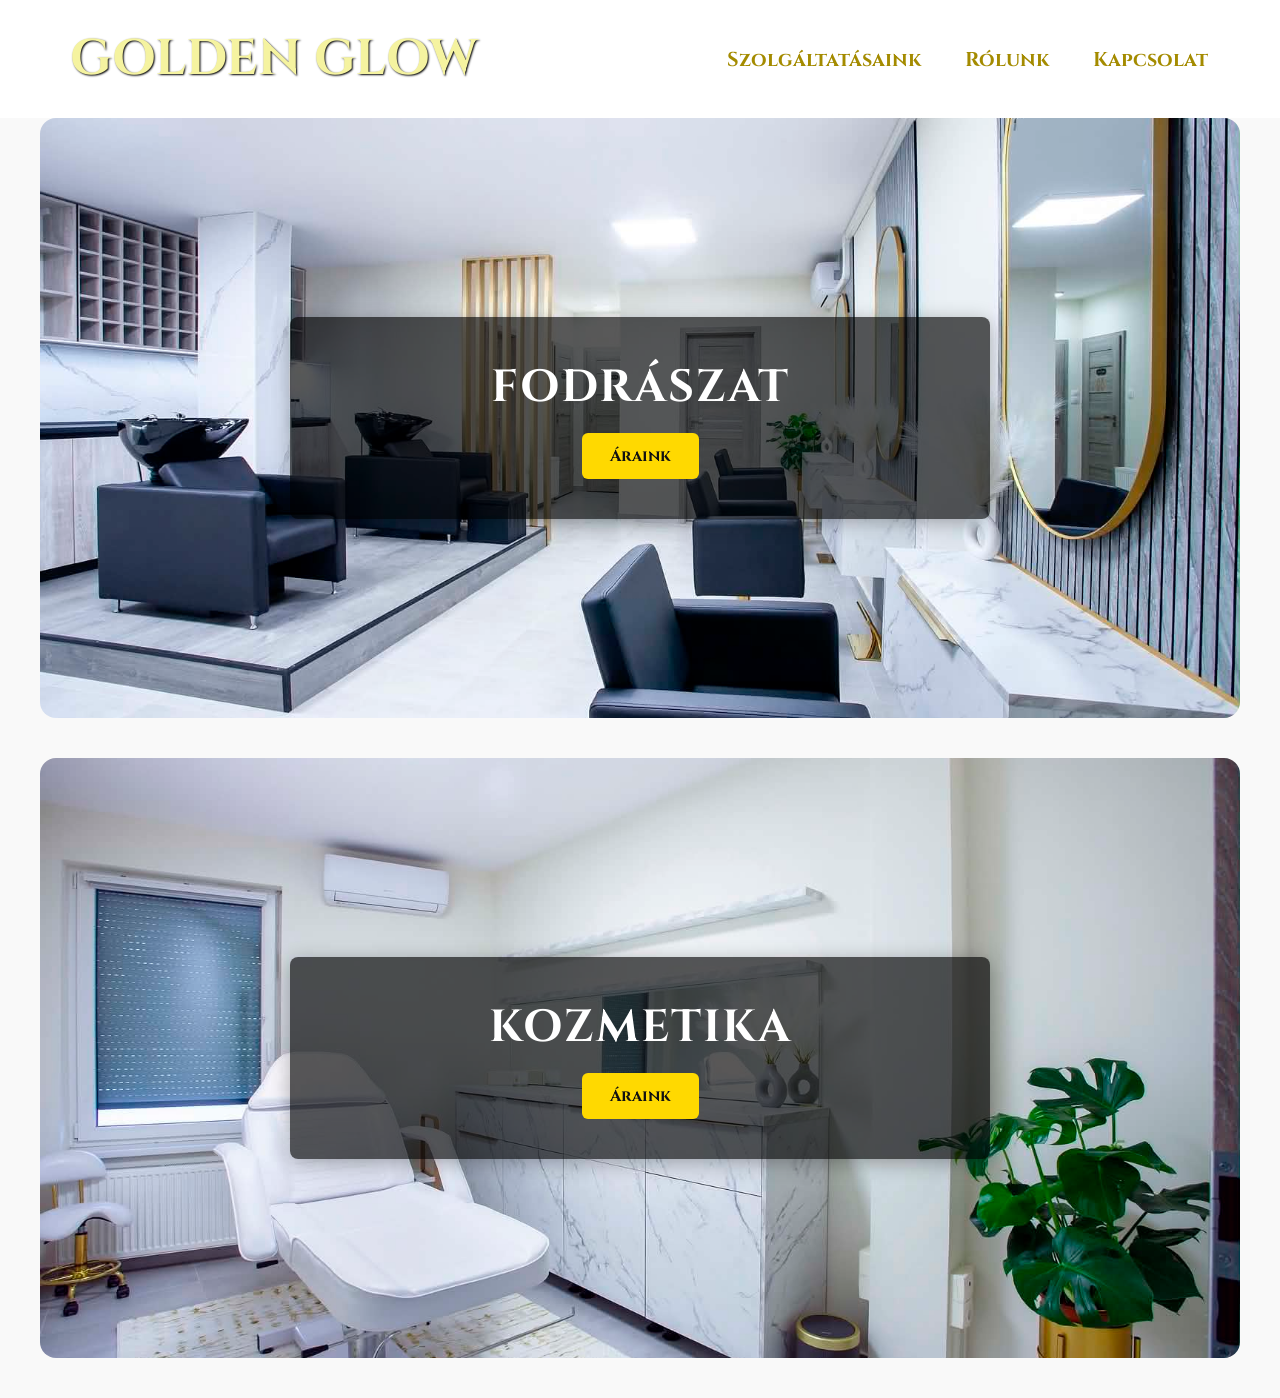
<file: szolgaltatasok.html>
<!DOCTYPE html>
<html lang="hu">
<head>
    <meta charset="UTF-8">
    <meta name="viewport" content="width=device-width, initial-scale=1.0">
    <link href="https://fonts.googleapis.com/css2?family=Cinzel:wght@400..900&family=Fira+Sans:ital,wght@0,100;0,200;0,300;0,400;0,500;0,600;0,700;0,800;0,900;1,100;1,200;1,300;1,400;1,500;1,600;1,700;1,800;1,900&display=swap" rel="stylesheet">
    <link rel="stylesheet" href="shared.css" />
    <link rel="stylesheet" href="styles.css" />
    <title>Szolgáltatásaink - Golden Glow</title>
</head>
<body>

    <header> 
        <div id="page-logo">
            <a href="index.html">Golden Glow</a>
        </div>
        <nav>
            <ul>
                <li><a href="szolgaltatasok.html">Szolgáltatásaink</a></li>
                <li><a href="rolunk.html">Rólunk</a></li>
                <li><a href="kapcsolat.html">Kapcsolat</a></li>
            </ul>
        </nav>
        <a href="" class="service-btn">
        <span></span>
        <span></span>
        <span></span>
       </a>
    </header>

    <main>
        <section id="fodraszat-section">
            <div class="hero-content">
                <h1>Fodrászat</h1>
                 <a href="arlista-fodrasz.html">Áraink</a>
            </div>
        </section>

        <section id="kozmetika-section">
            <div class="hero-content">
                <h1>Kozmetika</h1>
                 <a href="arlista-kozmetika.html">Áraink</a>
            </div>
        </section>
    </main>
</body>
</html>
</file>
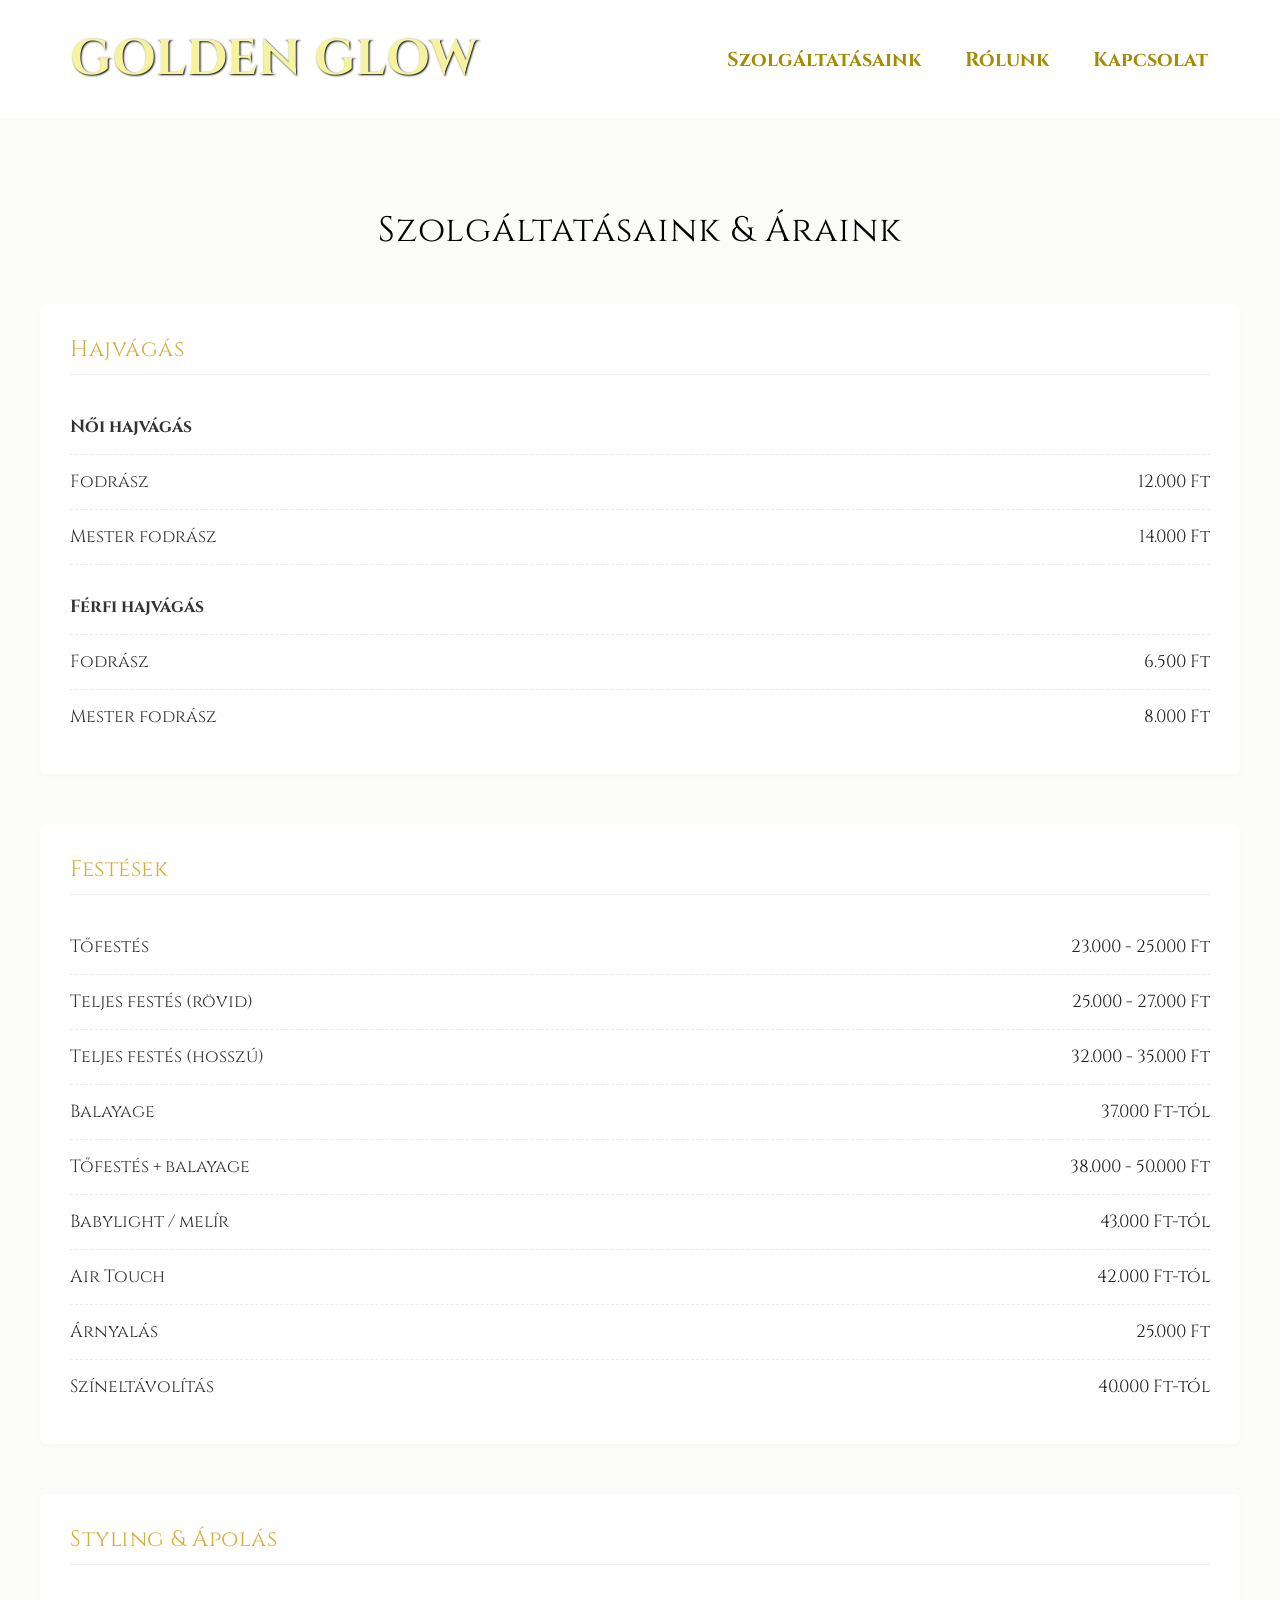
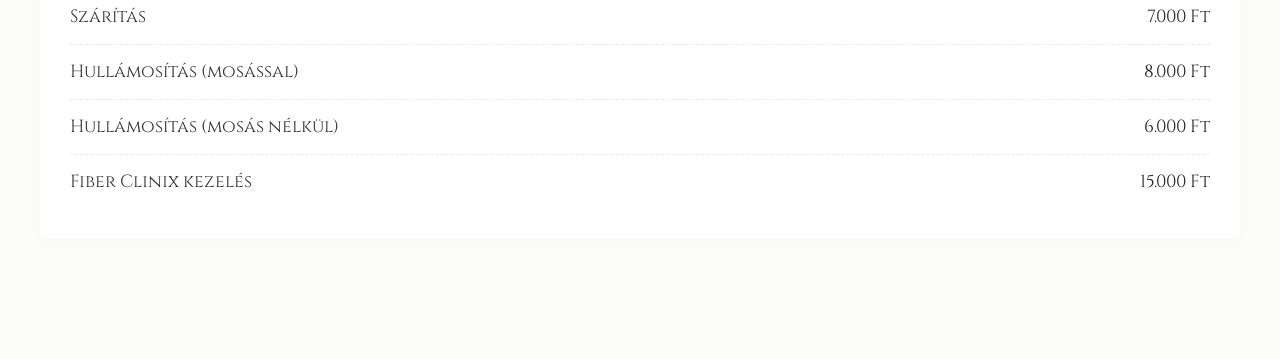
<file: GoldenGlow-main/arlista-fodrasz.html>
<!DOCTYPE html>
<html lang="hu">
<head>
    <meta charset="UTF-8">
    <meta name="viewport" content="width=device-width, initial-scale=1.0">
    <link href="https://fonts.googleapis.com/css2?family=Cinzel:wght@400..900&family=Fira+Sans:ital,wght@0,100;0,200;0,300;0,400;0,500;0,600;0,700;0,800;0,900;1,100;1,200;1,300;1,400;1,500;1,600;1,700;1,800;1,900&display=swap" rel="stylesheet">
    <link rel="icon" type="image/png" href="favicon_io/apple-touch-icon.png"/>
    <link rel="stylesheet" href="shared.css" />
    <link rel="stylesheet" href="styles.css" />
    <title>Golden Glow</title>
</head>
<body>

    <header> 
        <div id="page-logo">
            <a href="index.html">Golden Glow</a>
        </div>
        <nav>
            <ul>
                <li><a href="szolgaltatasok.html">Szolgáltatásaink</a></li>
                <li><a href="rolunk.html">Rólunk</a></li>
                <li><a href="kapcsolat.html">Kapcsolat</a></li>
            </ul>
        </nav>
    </header>

    <main class="services-section">
        <div class="services-container">
            <h2>Szolgáltatásaink & Áraink</h2>
            
            <div class="services-grid">
                
                <div class="service-category">
                    <h3>Hajvágás</h3>
                    
                    <div class="service-item main-sub-title">
                        <span class="service-name"><strong>Női hajvágás</strong></span>
                    </div>
                    <div class="service-item indented">
                        <span class="service-name">Fodrász</span>
                        <span class="service-price">12.000 Ft</span>
                    </div>
                    <div class="service-item indented">
                        <span class="service-name">Mester fodrász</span>
                        <span class="service-price">14.000 Ft</span>
                    </div>

                    <div class="service-item main-sub-title" style="margin-top: 15px;">
                        <span class="service-name"><strong>Férfi hajvágás</strong></span>
                    </div>
                    <div class="service-item indented">
                        <span class="service-name">Fodrász</span>
                        <span class="service-price">6.500 Ft</span>
                    </div>
                    <div class="service-item indented">
                        <span class="service-name">Mester fodrász</span>
                        <span class="service-price">8.000 Ft</span>
                    </div>
                </div>

                <div class="service-category">
                    <h3>Festések</h3>
                    <div class="service-item">
                        <span class="service-name">Tőfestés</span>
                        <span class="service-price">23.000 - 25.000 Ft</span>
                    </div>
                    <div class="service-item">
                        <span class="service-name">Teljes festés (rövid)</span>
                        <span class="service-price">25.000 - 27.000 Ft</span>
                    </div>
                    <div class="service-item">
                        <span class="service-name">Teljes festés (hosszú)</span>
                        <span class="service-price">32.000 - 35.000 Ft</span>
                    </div>
                    <div class="service-item">
                        <span class="service-name">Balayage</span>
                        <span class="service-price">37.000 Ft-tól</span>
                    </div>
                    <div class="service-item">
                        <span class="service-name">Tőfestés + balayage</span>
                        <span class="service-price">38.000 - 50.000 Ft</span>
                    </div>
                    <div class="service-item">
                        <span class="service-name">Babylight / melír</span>
                        <span class="service-price">43.000 Ft-tól</span>
                    </div>
                    <div class="service-item">
                        <span class="service-name">Air Touch</span>
                        <span class="service-price">42.000 Ft-tól</span>
                    </div>
                    <div class="service-item">
                        <span class="service-name">Árnyalás</span>
                        <span class="service-price">25.000 Ft</span>
                    </div>
                    <div class="service-item">
                        <span class="service-name">Színeltávolítás</span>
                        <span class="service-price">40.000 Ft-tól</span>
                    </div>
                </div>

                <div class="service-category">
                    <h3>Styling & Ápolás</h3>
                    <div class="service-item">
                        <span class="service-name">Szárítás</span>
                        <span class="service-price">7.000 Ft</span>
                    </div>
                    <div class="service-item">
                        <span class="service-name">Hullámosítás (mosással)</span>
                        <span class="service-price">8.000 Ft</span>
                    </div>
                    <div class="service-item">
                        <span class="service-name">Hullámosítás (mosás nélkül)</span>
                        <span class="service-price">6.000 Ft</span>
                    </div>
                    <div class="service-item">
                        <span class="service-name">Fiber Clinix kezelés</span>
                        <span class="service-price">15.000 Ft</span>
                    </div>
                </div>

            </div>
    </main>

</body>
</html>
</file>
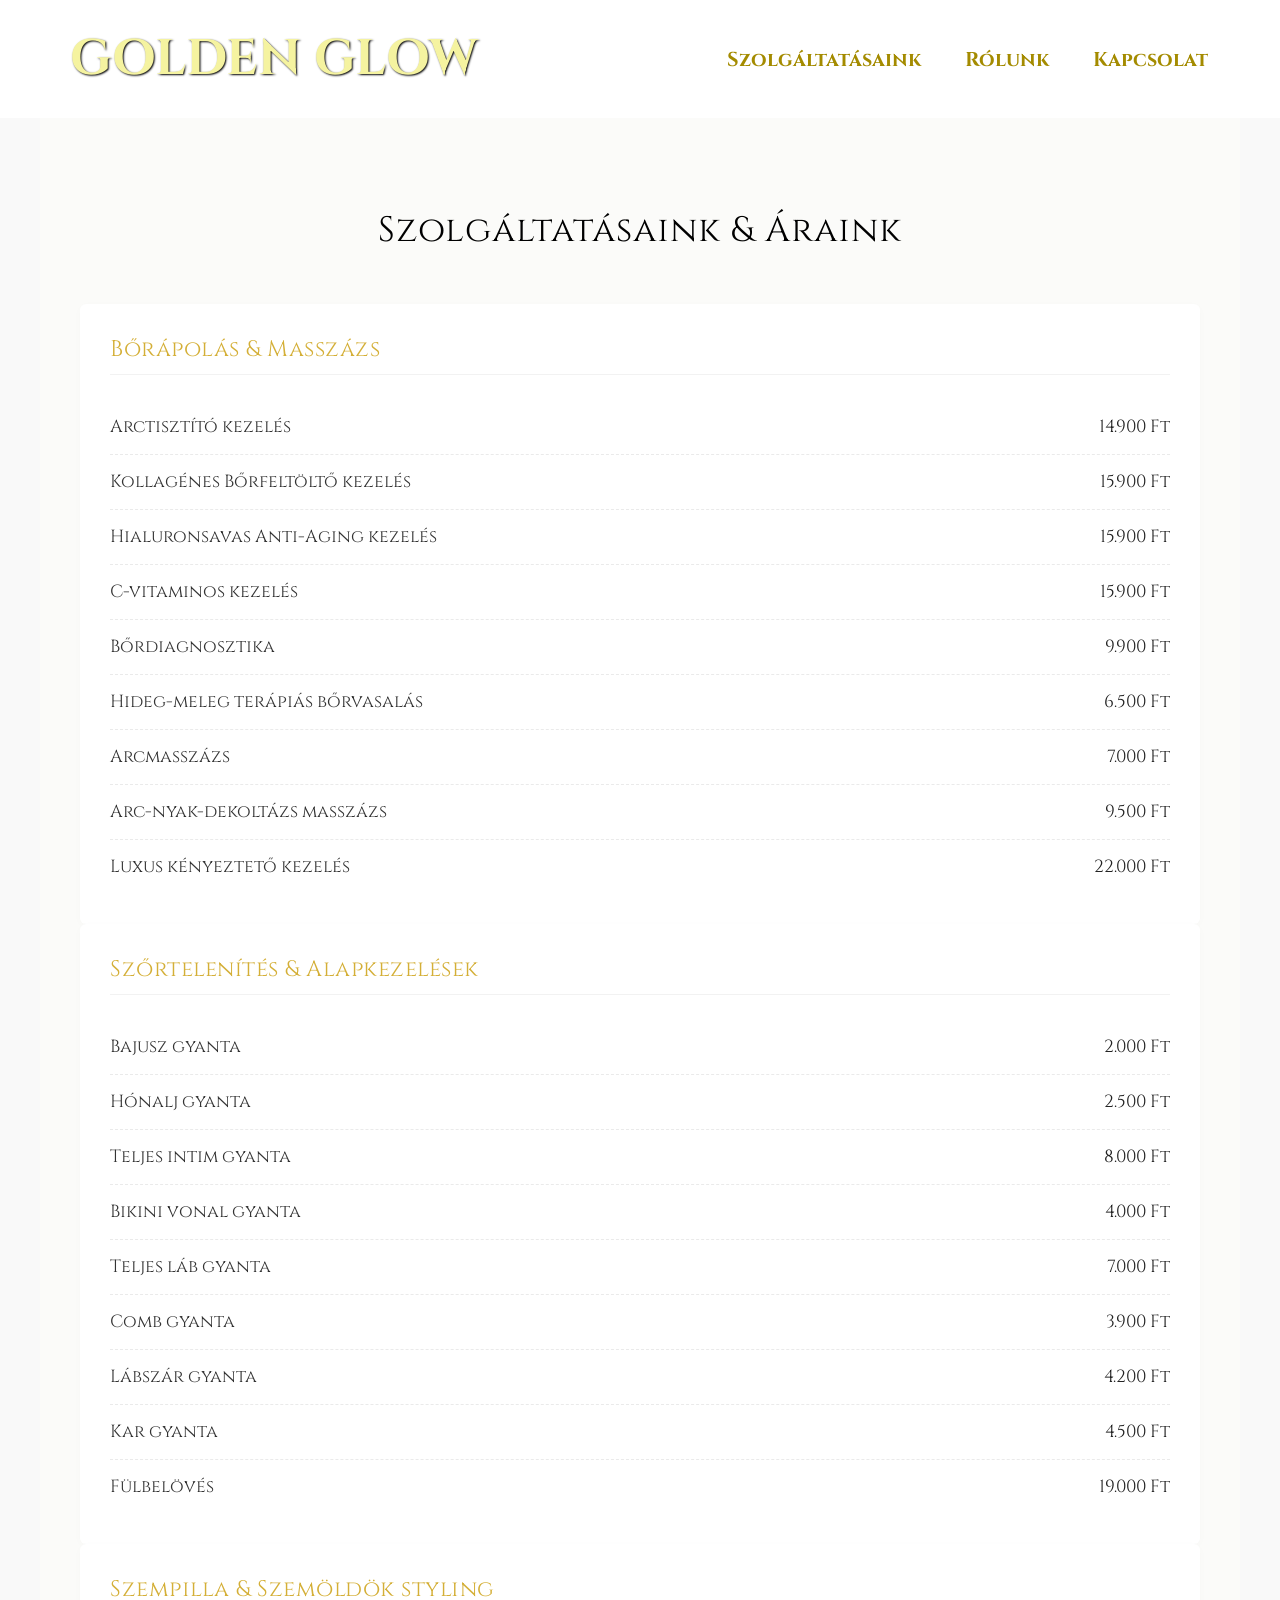
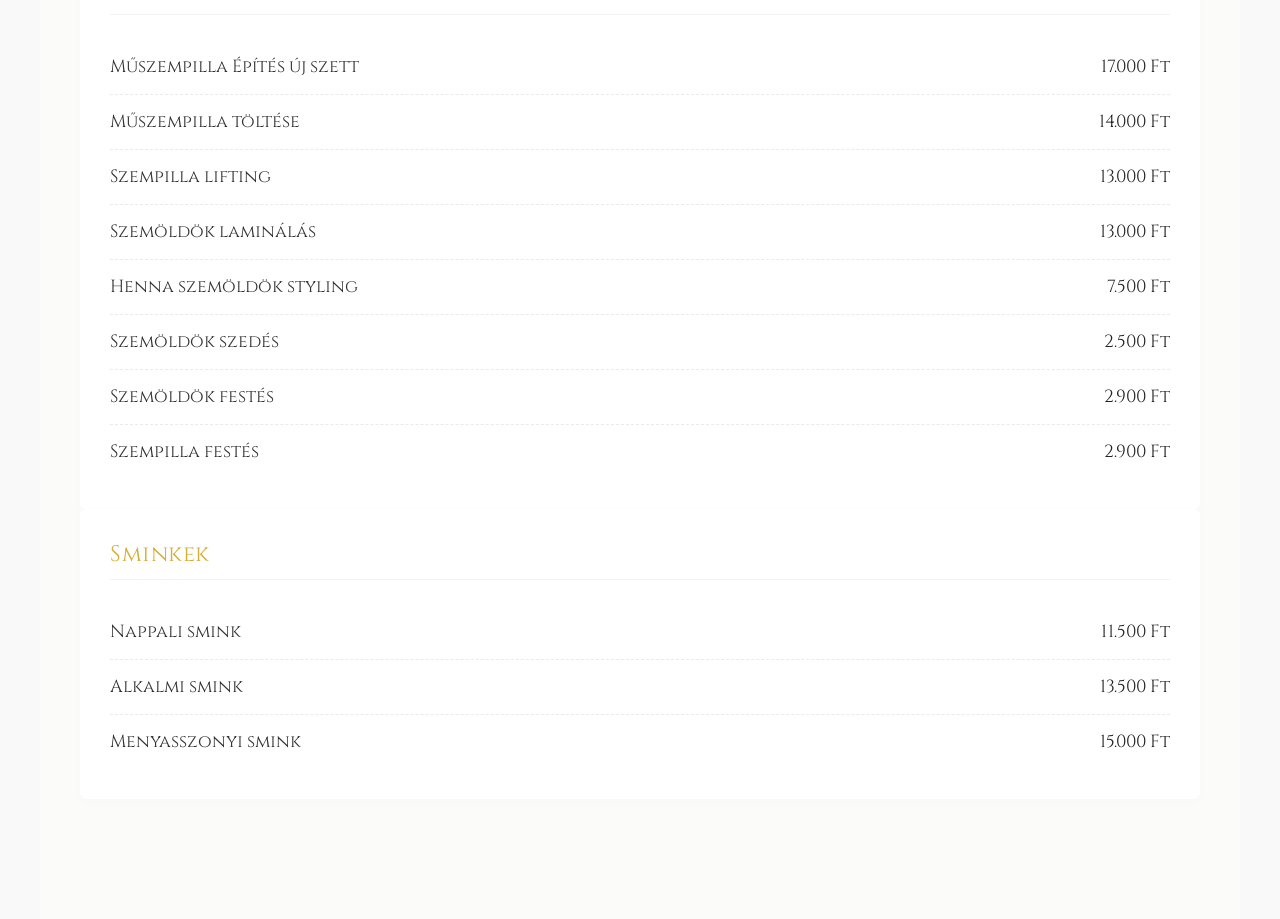
<file: GoldenGlow-main/arlista-kozmetika.html>
<!DOCTYPE html>
<html lang="hu">
<head>
    <meta charset="UTF-8">
    <meta name="viewport" content="width=device-width, initial-scale=1.0">
    <link href="https://fonts.googleapis.com/css2?family=Cinzel:wght@400..900&family=Fira+Sans:ital,wght@0,100;0,200;0,300;0,400;0,500;0,600;0,700;0,800;0,900;1,100;1,200;1,300;1,400;1,500;1,600;1,700;1,800;1,900&display=swap" rel="stylesheet">
    <link rel="icon" type="image/png" href="favicon_io/apple-touch-icon.png"/>
    <link rel="stylesheet" href="shared.css" />
    <link rel="stylesheet" href="styles.css" />
    <title>Golden Glow</title>
</head>
<body>
<header> 
        <div id="page-logo">
            <a href="index.html">Golden Glow</a>
        </div>
        <nav>
            <ul>
                <li><a href="szolgaltatasok.html">Szolgáltatásaink</a></li>
                <li><a href="rolunk.html">Rólunk</a></li>
                <li><a href="kapcsolat.html">Kapcsolat</a></li>
            </ul>
        </nav>
    </header>

    <main>
        <section class="services-section">
            <div class="services-container">
                
                <h2>Szolgáltatásaink & Áraink</h2>
                <div class="service-category">
                    <h3>Bőrápolás & Masszázs</h3>
                    <div class="service-item">
                        <span class="service-name">Arctisztító kezelés</span>
                        <span class="service-price">14.900 Ft</span>
                    </div>
                    <div class="service-item">
                        <span class="service-name">Kollagénes Bőrfeltöltő kezelés</span>
                        <span class="service-price">15.900 Ft</span>
                    </div>
                    <div class="service-item">
                        <span class="service-name">Hialuronsavas Anti-Aging kezelés</span>
                        <span class="service-price">15.900 Ft</span>
                    </div>
                    <div class="service-item">
                        <span class="service-name">C-vitaminos kezelés</span>
                        <span class="service-price">15.900 Ft</span>
                    </div>
                    <div class="service-item">
                        <span class="service-name">Bőrdiagnosztika</span>
                        <span class="service-price">9.900 Ft</span>
                    </div>
                    <div class="service-item">
                        <span class="service-name">Hideg-meleg terápiás bőrvasalás</span>
                        <span class="service-price">6.500 Ft</span>
                    </div>
                    <div class="service-item">
                        <span class="service-name">Arcmasszázs</span>
                        <span class="service-price">7.000 Ft</span>
                    </div>
                    <div class="service-item">
                        <span class="service-name">Arc-nyak-dekoltázs masszázs</span>
                        <span class="service-price">9.500 Ft</span>
                    </div>
                    <div class="service-item">
                        <span class="service-name">Luxus kényeztető kezelés</span>
                        <span class="service-price">22.000 Ft</span>
                    </div>
                </div>

                <div class="service-category">
                    <h3>Szőrtelenítés & Alapkezelések</h3>
                    <div class="service-item">
                        <span class="service-name">Bajusz gyanta</span>
                        <span class="service-price">2.000 Ft</span>
                    </div>
                    <div class="service-item">
                        <span class="service-name">Hónalj gyanta</span>
                        <span class="service-price">2.500 Ft</span>
                    </div>
                    <div class="service-item">
                        <span class="service-name">Teljes intim gyanta</span>
                        <span class="service-price">8.000 Ft</span>
                    </div>
                    <div class="service-item">
                        <span class="service-name">Bikini vonal gyanta</span>
                        <span class="service-price">4.000 Ft</span>
                    </div>
                    <div class="service-item">
                        <span class="service-name">Teljes láb gyanta</span>
                        <span class="service-price">7.000 Ft</span>
                    </div>
                    <div class="service-item">
                        <span class="service-name">Comb gyanta</span>
                        <span class="service-price">3.900 Ft</span>
                    </div>
                    <div class="service-item">
                        <span class="service-name">Lábszár gyanta</span>
                        <span class="service-price">4.200 Ft</span>
                    </div>
                    <div class="service-item">
                        <span class="service-name">Kar gyanta</span>
                        <span class="service-price">4.500 Ft</span>
                    </div>
                    <div class="service-item">
                        <span class="service-name">Fülbelövés</span>
                        <span class="service-price">19.000 Ft</span>
                    </div>
                </div>

                <div class="service-category">
                    <h3>Szempilla & Szemöldök styling</h3>
                    <div class="service-item">
                        <span class="service-name">Műszempilla Építés új szett</span>
                        <span class="service-price">17.000 Ft</span>
                    </div>
                    <div class="service-item">
                        <span class="service-name">Műszempilla töltése</span>
                        <span class="service-price">14.000 Ft</span>
                    </div>
                    <div class="service-item">
                        <span class="service-name">Szempilla lifting</span>
                        <span class="service-price">13.000 Ft</span>
                    </div>
                    <div class="service-item">
                        <span class="service-name">Szemöldök laminálás</span>
                        <span class="service-price">13.000 Ft</span>
                    </div>
                    <div class="service-item">
                        <span class="service-name">Henna szemöldök styling</span>
                        <span class="service-price">7.500 Ft</span>
                    </div>
                    <div class="service-item">
                        <span class="service-name">Szemöldök szedés</span>
                        <span class="service-price">2.500 Ft</span>
                    </div>
                    <div class="service-item">
                        <span class="service-name">Szemöldök festés</span>
                        <span class="service-price">2.900 Ft</span>
                    </div>
                    <div class="service-item">
                        <span class="service-name">Szempilla festés</span>
                        <span class="service-price">2.900 Ft</span>
                    </div>
                </div>

                <div class="service-category">
                    <h3>Sminkek</h3>
                    <div class="service-item">
                        <span class="service-name">Nappali smink</span>
                        <span class="service-price">11.500 Ft</span>
                    </div>
                    <div class="service-item">
                        <span class="service-name">Alkalmi smink</span>
                        <span class="service-price">13.500 Ft</span>
                    </div>
                    <div class="service-item">
                        <span class="service-name">Menyasszonyi smink</span>
                        <span class="service-price">15.000 Ft</span>
                    </div>
                </div>

            </div>
        </section>
    </main>
</file>
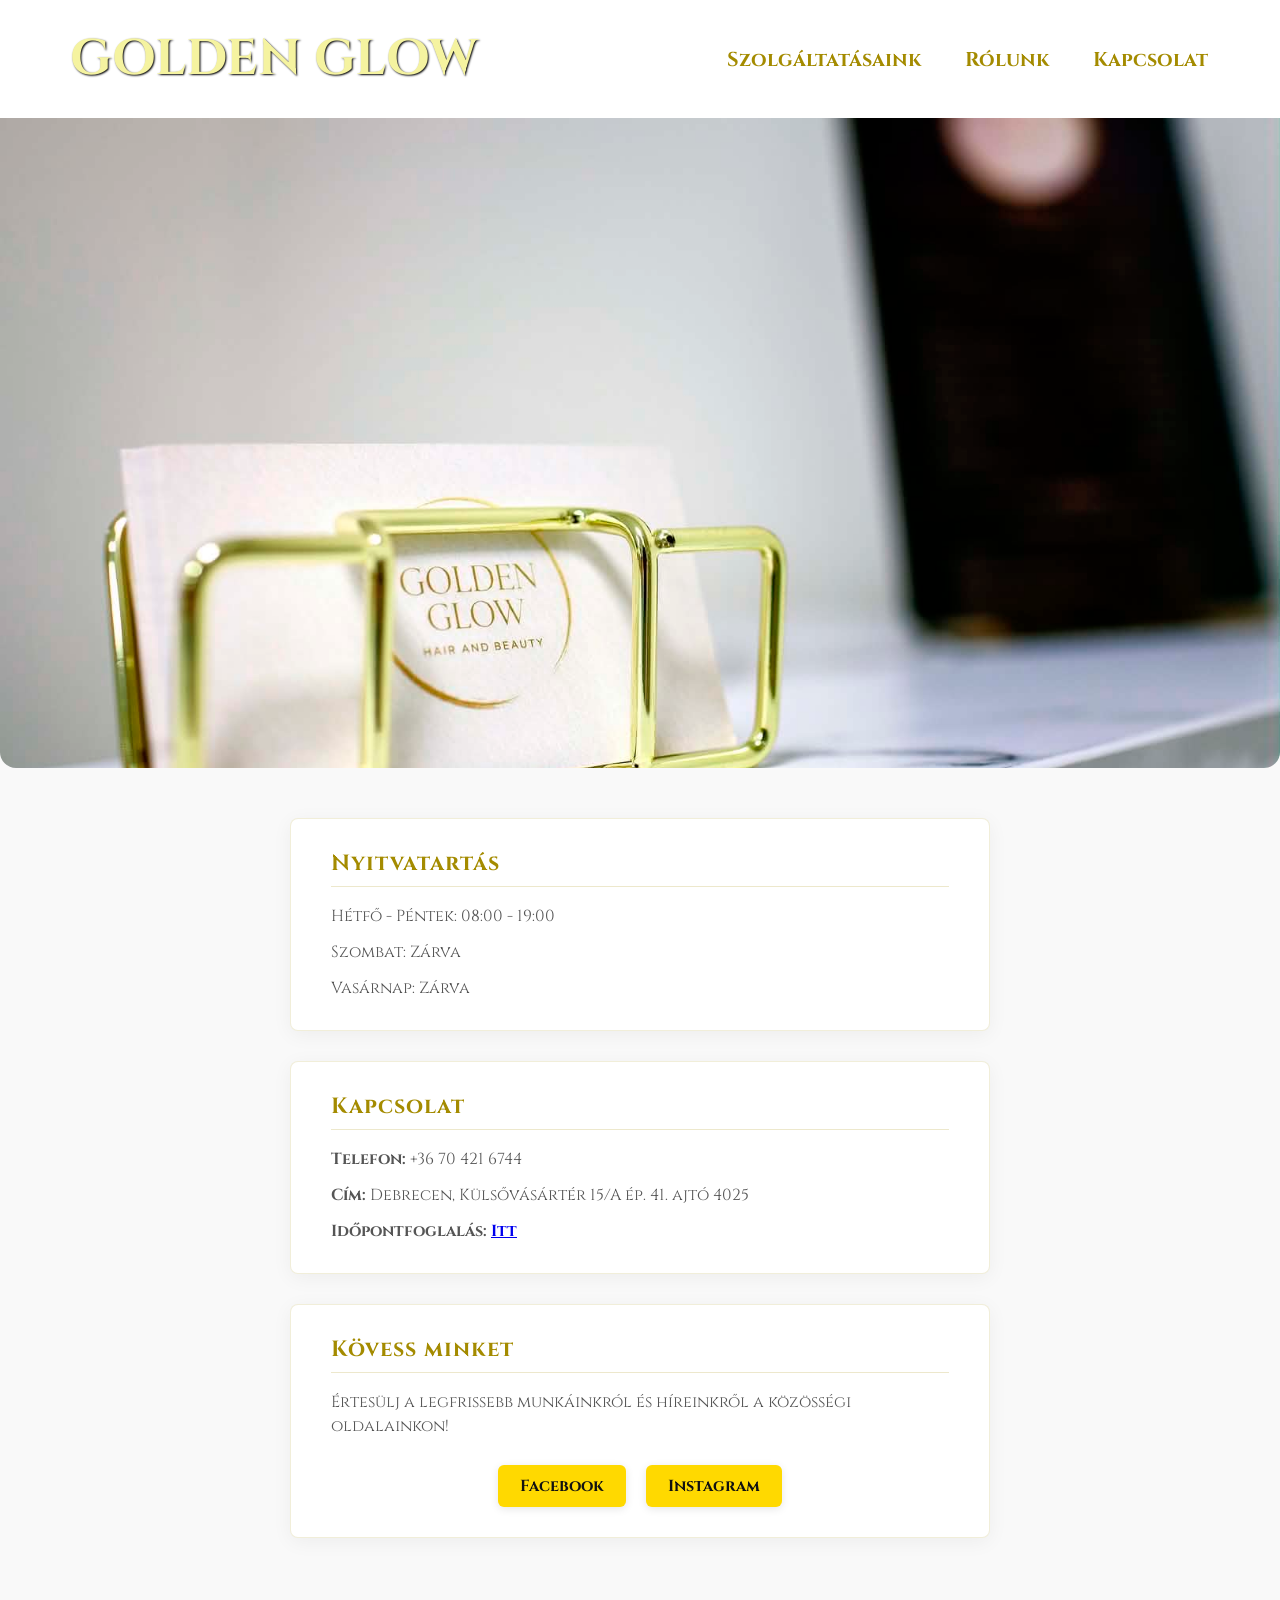
<file: GoldenGlow-main/kapcsolat.html>
<!DOCTYPE html>
<html lang="hu">
<head>
    <meta charset="UTF-8">
    <meta name="viewport" content="width=device-width, initial-scale=1.0">
    <link rel="icon" type="image/png" href="favicon_io/apple-touch-icon.png"/>
    <link href="https://fonts.googleapis.com/css2?family=Cinzel:wght@400..900&family=Fira+Sans:ital,wght@0,100;0,200;0,300;0,400;0,500;0,600;0,700;0,800;0,900;1,100;1,200;1,300;1,400;1,500;1,600;1,700;1,800;1,900&display=swap" rel="stylesheet">
    <link rel="stylesheet" href="shared.css" />
    <link rel="stylesheet" href="kapcsolat.css" />
    <title>Kapcsolat - Golden Glow</title>
</head>
<body>
    <header> 
        <div id="page-logo">
            <a href="index.html">Golden Glow</a>
        </div>
        <nav>
            <ul>
                <li><a href="szolgaltatasok.html">Szolgáltatásaink</a></li>
                <li><a href="rolunk.html">Rólunk</a></li>
                <li><a href="kapcsolat.html">Kapcsolat</a>
                </li>
            </ul>
        </nav>
        <a href="" class="service-btn">
        <span></span>
        <span></span>
        <span></span>
       </a>
    </header> <div id="contact-section"></div>

    <main> <ul class="contact-list">
            
            <li class="contact-card">
                <div class="card-content">
                    <h3>Nyitvatartás</h3>
                    <p>Hétfő - Péntek: 08:00 - 19:00</p>
                    <p>Szombat: Zárva</p>
                    <p>Vasárnap: Zárva</p>
                </div>
            </li>

            <li class="contact-card">
                <div class="card-content">
                    <h3>Kapcsolat</h3>
                    <p class="phone"><strong>Telefon:</strong> +36 70 421 6744</p>
                    <p><strong>Cím:</strong> Debrecen, Külsővásártér 15/A ép. 41. ajtó 4025</p>
                    <p><strong>Időpontfoglalás: <a href="form.html">Itt</a></strong></p>
                </div>
            </li>

            <li class="contact-card">
                <div class="card-content">
                    <h3>Kövess minket</h3>
                    <p>Értesülj a legfrissebb munkáinkról és híreinkről a közösségi oldalainkon!</p>
                    <div class="actions">
                        <a href="https://www.facebook.com/profile.php?id=61589006711640" target="_blank">Facebook</a>
                        <a href="https://www.instagram.com/golden.glow.hair.beauty/" target="_blank">Instagram</a>
                    </div>
                </div>
            </li>

        </ul>
    </main>
</body>
</html>
</file>
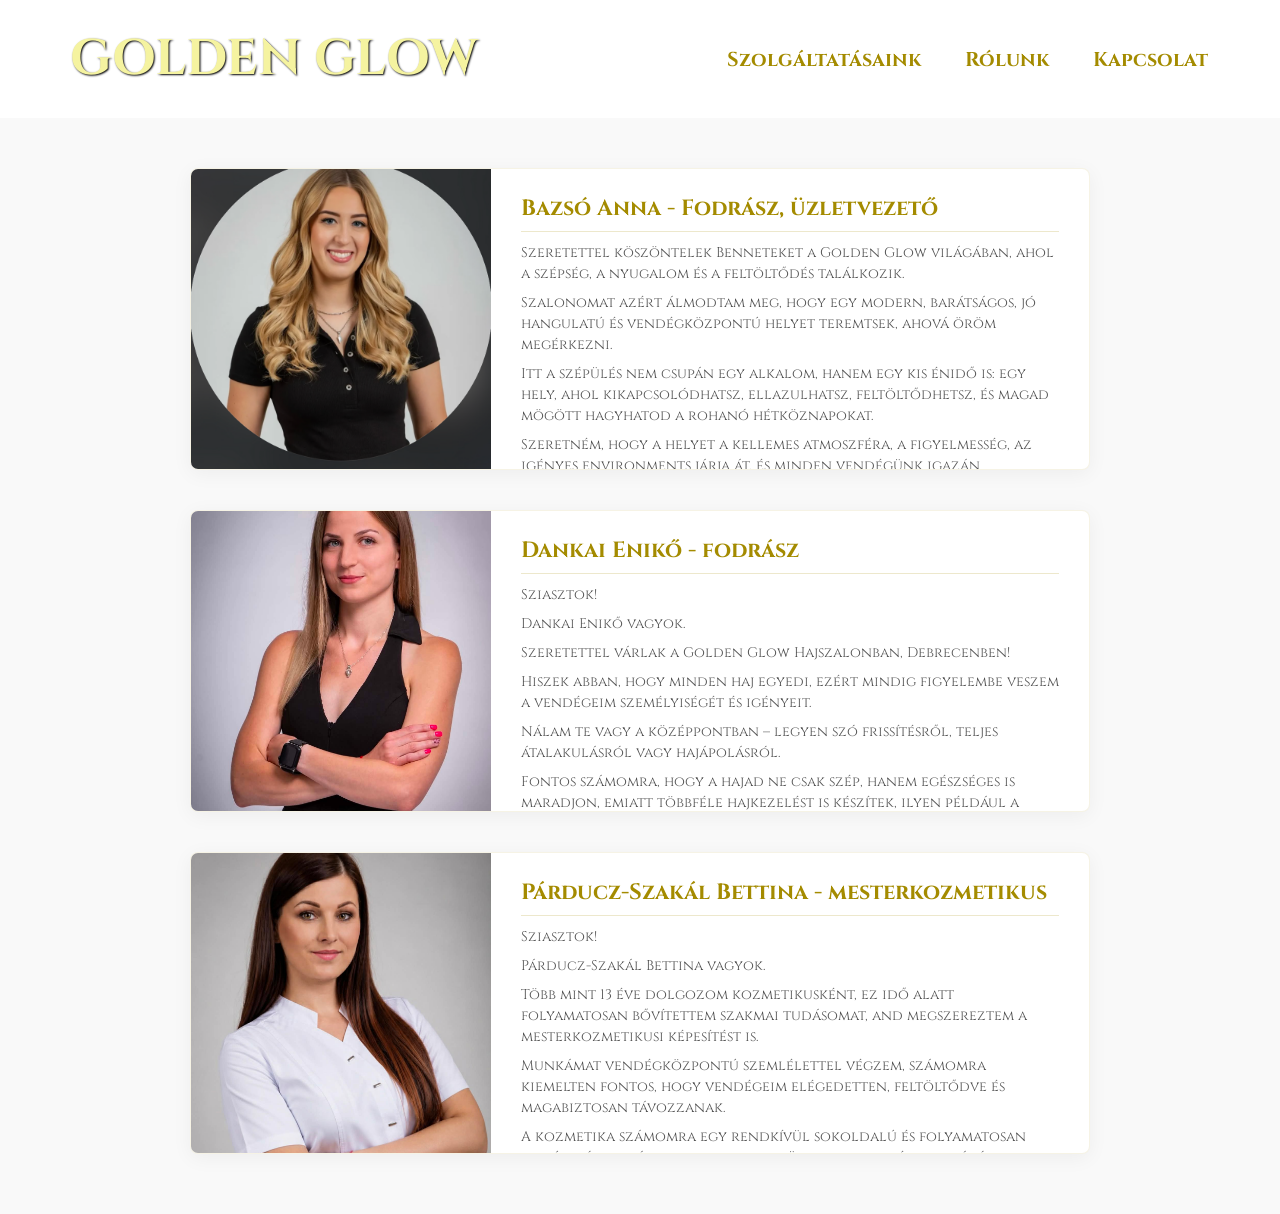
<file: GoldenGlow-main/rolunk.html>
<!DOCTYPE html>
<html lang="hu">
<head>
    <meta charset="UTF-8">
    <meta name="viewport" content="width=device-width, initial-scale=1.0">
    <link href="https://fonts.googleapis.com/css2?family=Cinzel:wght@400..900&family=Fira+Sans:ital,wght@0,100;0,200;0,300;0,400;0,500;0,600;0,700;0,800;0,900;1,100;1,200;1,300;1,400;1,500;1,600;1,700;1,800;1,900&display=swap" rel="stylesheet">
    <link rel="stylesheet" href="shared.css" />
    <link rel="stylesheet" href="rolunk.css" />
    <title>Rólunk - Golden Glow</title>
</head>
<body>

    <header> 
        <div id="page-logo">
            <a href="index.html">Golden Glow</a>
        </div>
        <nav>
            <ul>
                <li><a href="szolgaltatasok.html">Szolgáltatásaink</a></li>
                <li><a href="rolunk.html">Rólunk</a></li>
                <li><a href="kapcsolat.html">Kapcsolat</a></li>
            </ul>
        </nav>
        <a href="" class="service-btn">
        <span></span>
        <span></span>
        <span></span>
       </a>
    </header>

    <div id="rolunk-section"></div>

    <main>
        <ul>
            <li>
                <img src="Photos/anna.jpeg" alt="Fodrász, Üzletvezető" />
                <div class="item-content">
                    <div>
                        <h2>Bazsó Anna - Fodrász, üzletvezető</h2>
                        <p>Szeretettel köszöntelek Benneteket a Golden Glow világában, ahol a szépség, a nyugalom és a feltöltődés találkozik. </p>
                        <p>Szalonomat azért álmodtam meg, hogy egy modern, barátságos, jó hangulatú és vendégközpontú helyet teremtsek, ahová öröm megérkezni.</p>
                        <p>Itt a szépülés nem csupán egy alkalom, hanem egy kis énidő is: egy hely, ahol kikapcsolódhatsz, ellazulhatsz, feltöltődhetsz, és magad mögött hagyhatod a rohanó hétköznapokat.</p> 
                        <p>Szeretném, hogy a helyet a kellemes atmoszféra, a figyelmesség, az igényes environments járja át, és minden vendégünk igazán különlegesnek érezze magát.</p>
                        <p>A Golden Glow egy olyan szalon, ahová nemcsak a külső megújulásért, hanem a belső harmóniáért is érdemes betérni. Hiszek benne, hogy a valódi ragyogás a jó közérzetből és a magabiztosságból születik.</p> 
                        <p>Szeretettel vár a Golden Glow csapata, hogy együtt megteremtsük ragyogásod pillanatait! </p>
                    </div>
                    <div class="actions">
                        <a href="https://www.instagram.com/hair_annabazso?igsh=dXllamMybGNyczJs">Foglalj időpontot Annához</a>
                    </div>
                </div> 
            </li>

            <li>
                <img src="Photos/eniko.jpg" alt="Fodrász" />
                <div class="item-content">
                    <div>
                        <h2>Dankai Enikő - fodrász</h2>
                        <p>Sziasztok! </p>
                        <p>Dankai Enikő vagyok.</p>
                        <p>Szeretettel várlak a Golden Glow Hajszalonban, Debrecenben!</p>
                        <p>Hiszek abban, hogy minden haj egyedi, ezért mindig figyelembe veszem a vendégeim személyiségét és igényeit. </p>
                        <p>Nálam te vagy a középpontban – legyen szó frissítésről, teljes átalakulásról vagy hajápolásról. </p>
                        <p>Fontos számomra, hogy a hajad ne csak szép, hanem egészséges is maradjon, emiatt többféle hajkezelést is készítek, ilyen például a hialuronsavas hajfeltöltés. </p>
                        <p>Folyamatosan képzem magam, hogy a legújabb trendeket és technikákat is alkalmazni tudjam. Legyen szó természetes árnyalatokról, finom balayage-ról/babylights-ról vagy merészebb színváltásról, fontosnak tartom a precíz munkát és a minöségi végeredményt. </p>
                        <p>Hiszek abban, hogy egy jól megválasztott hajszin nemcsak a megjelenést, hanem az önbizalmat is megváltoztatja. </p>
                        <p>Számomra a fodrászat nem csak munka, hanem hivatás és kreatív önkifejezés.</p>
                    </div>
                    <div class="actions">
                        <a href="https://www.instagram.com/eniko_dankai?igsh=a3g3dG9jZGhuMXRw">Foglalj időpontot Enikőhöz</a>
                    </div>
                </div>
            </li>

            <li>
                <img src="Photos/bettina.jpg" alt="Mesterkozmetikus">
                <div class="item-content">
                    <div>
                        <h2>Párducz-Szakál Bettina - mesterkozmetikus</h2>
                        <p>Sziasztok!</p>
                        <p>Párducz-Szakál Bettina vagyok. </p>
                        <p>Több mint 13 éve dolgozom kozmetikusként, ez idő alatt folyamatosan bővítettem szakmai tudásomat, and megszereztem a mesterkozmetikusi képesítést is. </p>
                        <p>Munkámat vendégközpontú szemlélettel végzem, számomra kiemelten fontos, hogy vendégeim elégedetten, feltöltődve és magabiztosan távozzanak. </p>
                        <p>A kozmetika számomra egy rendkívül sokoldalú és folyamatosan megújuló hivatás, ahol minden terület izgalmas és inspiráló. </p>
                        <p>Nyitott vagyok az új technológiákra és innovatív kezelésekre, hiszen hiszem, hogy a fejlődés kulcsfontosságú ebben a szakmában. </p>
                        <p>Munkám során a precizitásra, a minőségre és a teljes odafigyelésre törekszem. Számomra a vendég – szakember kapcsolat alapja a bizalom, ezért minden alkalommal arra törekszem, hogy személyre szabott kezelésekkel segítsem vendégeim jó közérzetét és önbizalmát. </p>
                        <p>Az tesz igazán motiválttá, amikor hozzájárulhatok ahhoz, hogy valaki jobban érezze magát a bőrében. </p>
                    </div>
                    <div class="actions">
                        <a href="https://www.facebook.com/profile.php?id=100085144755871&mibextid=wwXIfr&rdid=Lvfy8lPZKVET4KRo&share_url=https%3A%2F%2Fwww.facebook.com%2Fshare%2F1JESasw1tY%2F%3Fmibextid%3DwwXIfr#">Foglalj időpontot Bettinához</a>
                    </div>
                </div>
            </li>
        </ul>
    </main>

</body>
</html>
</file>
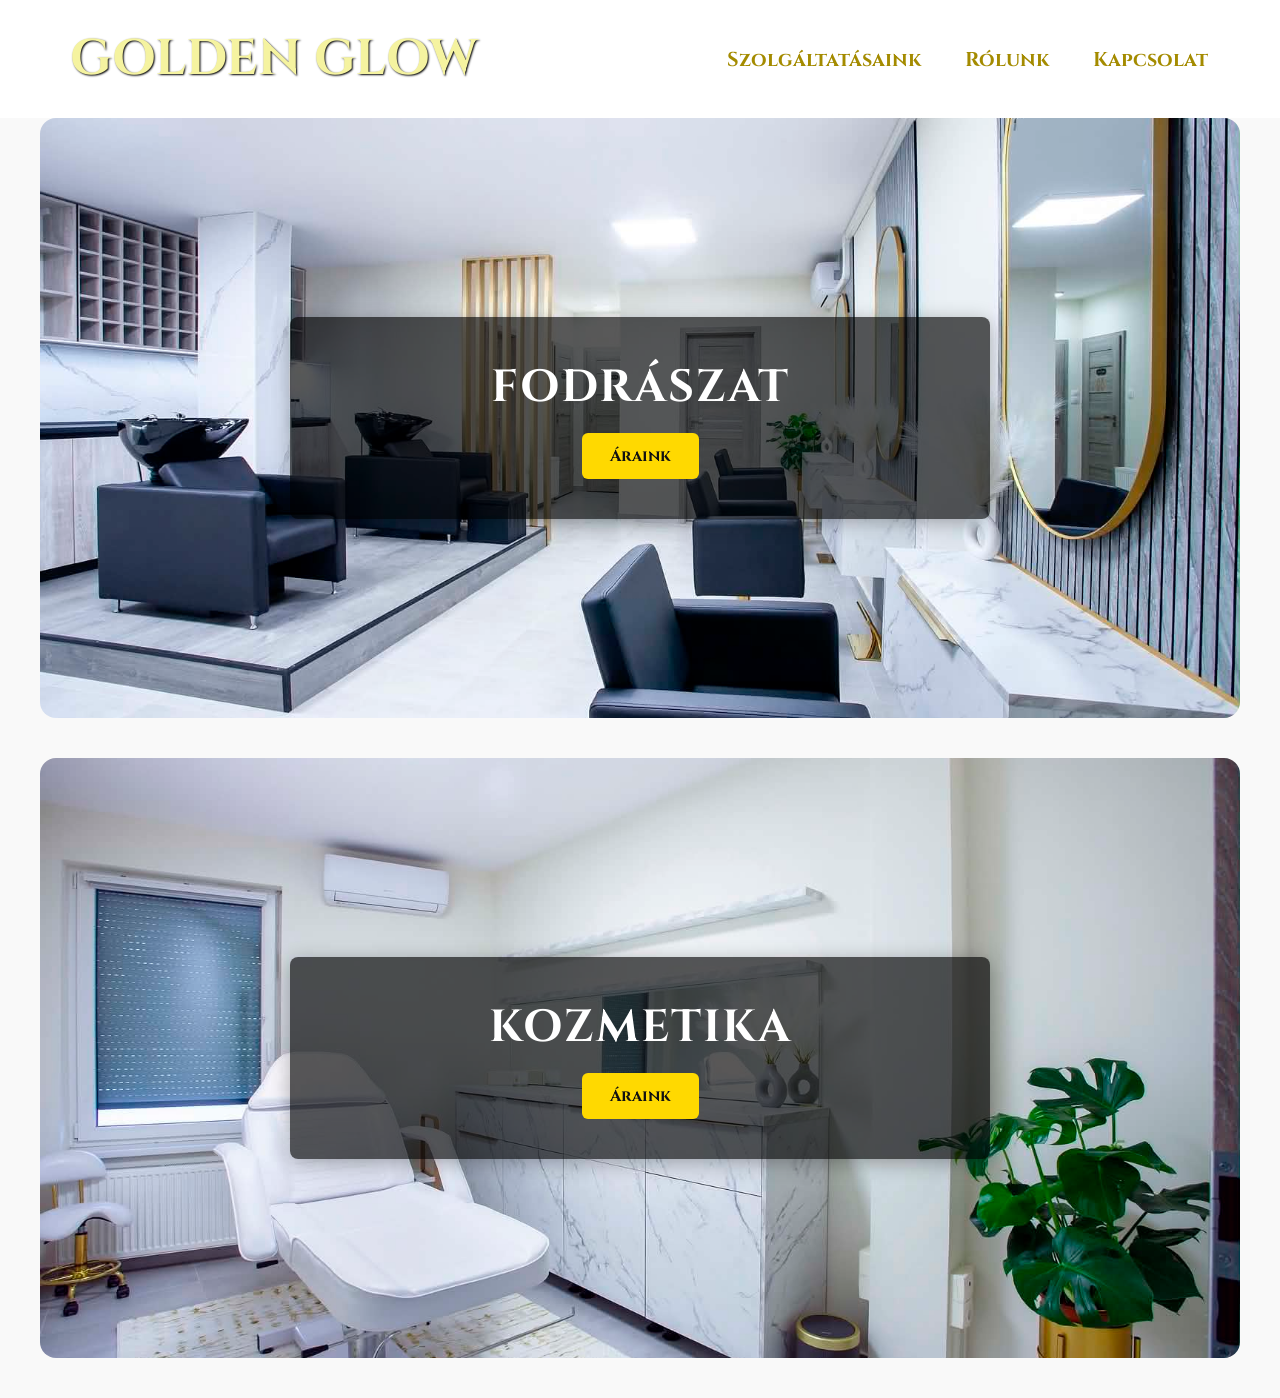
<file: GoldenGlow-main/szolgaltatasok.html>
<!DOCTYPE html>
<html lang="hu">
<head>
    <meta charset="UTF-8">
    <meta name="viewport" content="width=device-width, initial-scale=1.0">
    <link href="https://fonts.googleapis.com/css2?family=Cinzel:wght@400..900&family=Fira+Sans:ital,wght@0,100;0,200;0,300;0,400;0,500;0,600;0,700;0,800;0,900;1,100;1,200;1,300;1,400;1,500;1,600;1,700;1,800;1,900&display=swap" rel="stylesheet">
    <link rel="stylesheet" href="shared.css" />
    <link rel="stylesheet" href="styles.css" />
    <title>Szolgáltatásaink - Golden Glow</title>
</head>
<body>

    <header> 
        <div id="page-logo">
            <a href="index.html">Golden Glow</a>
        </div>
        <nav>
            <ul>
                <li><a href="szolgaltatasok.html">Szolgáltatásaink</a></li>
                <li><a href="rolunk.html">Rólunk</a></li>
                <li><a href="">Kapcsolat</a></li>
            </ul>
        </nav>
        <a href="" class="service-btn">
        <span></span>
        <span></span>
        <span></span>
       </a>
    </header>

    <main>
        <section id="fodraszat-section">
            <div class="hero-content">
                <h1>Fodrászat</h1>
                 <a href="arlista-fodrasz.html">Áraink</a>
            </div>
        </section>

        <section id="kozmetika-section">
            <div class="hero-content">
                <h1>Kozmetika</h1>
                 <a href="arlista-kozmetika.html">Áraink</a>
            </div>
        </section>
    </main>
</body>
</html>
</file>
<file: shared.css>
body {
    font-family: "Cinzel", sans-serif;
    margin: 0;
    display: flex;
    flex-direction: column;
    min-height: 100vh;
    background-color: #f9f9f9;
}

header {
    display: flex;
    justify-content: space-between;
    align-items: center;
    padding: 15px 60px;
    width: 100%;
    box-sizing: border-box;
    background-color: #ffffff;
}

ul {
    list-style: none;
    margin: 0;
    padding: 0;
}

header ul {
    display: flex;
}

header li {
    margin-left: 20px;
}

header a {
    color: rgb(164, 139, 0);
    text-decoration: none;
    font-size: 20px;
    font-weight: bold; 
    padding: 12px;
    display: inline-block;
}

header nav a:hover {
    color: rgb(77, 77, 77);
    background-color: rgb(255, 251, 0);
}

#page-logo a {
    padding: 10px;
    font-family: "Cinzel", sans-serif;
    color: rgb(245, 243, 160);
    font-size: 50px;
    text-decoration: none;
    text-transform: uppercase;
    text-shadow: 1px 1px 2px rgb(0, 0, 0);
}

main {
    flex: 1;
    padding: 0 40px; 
    box-sizing: border-box;
}

footer {
    background: linear-gradient(70deg, rgb(24, 24, 24), rgb(25, 29 ,29));
    padding: 20px 0;
    width: 100%;
}

footer ul {
    display: flex;
    justify-content: center;
    align-items: center;
}

footer li {
    width: 40px; 
    height: 40px; 
    margin: 0 20px;
}

footer img {
    width: 100%;
    height: 100%;
    object-fit: contain; 
    display: block;
}

main ul, main li {
    list-style: none;
}

@media (max-width: 768px) {
    header {
        flex-direction: column; 
        align-items: center;
        text-align: center;
        padding: 15px 0;
    }

    nav ul {
        flex-direction: column; 
        gap: 10px;
        padding: 0;
        margin-top: 10px;
    }
}

.service-btn {
    display: none; 
    position: absolute; 
    width: 3rem;
    height: 2.5rem;
    background: none;
    border: none;
    flex-direction: column;
    justify-content: space-between;
    cursor: pointer;
    padding: 5px;
    box-sizing: border-box;
}

.service-btn span {
    display: block;
    width: 100%;
    height: 4px;
    background-color: rgb(164, 139, 0);
    border-radius: 2px;
}

footer .site-credit {
    margin: 12px 0 0;
    padding: 0 16px;
    text-align: center;
    color: #ddd;
    font-size: 0.875rem;
}
</file>
<file: styles.css>
#hero {
    background-image: url('Photos/szalon.jpeg');
    background-size: cover;
    background-position: center;
    background-repeat: no-repeat;
    height: 900px;
    display: flex;
    justify-content: center;
    align-items: center;
    width: 100%;
    border-radius: 16px;
}

#fodraszat-section {
    background-image: url('Photos/fodraszat.jpeg');
    background-size: cover;
    background-position: center;
    background-repeat: no-repeat;
    height: 600px;
    display: flex;
    justify-content: center;
    align-items: center;
    width: 100%;
    margin-bottom: 40px;   
    border-radius: 16px; 
}

#kozmetika-section {
    background-image: url('Photos/kozmetika.jpeg');
    background-size: cover;
    background-position: center;
    background-repeat: no-repeat;
    height: 600px;
    display: flex;
    justify-content: center;
    align-items: center;
    width: 100%;
    margin-bottom: 40px; 
    border-radius: 16px; 
}

#kapcsolat-section {
    background-image: url('Photos/nevjegy.jpeg');
    background-size: cover;
    background-position: center;
    background-repeat: no-repeat;
    height: 600px;
    display: flex;
    justify-content: center;
    align-items: center;
    width: 100%;
    margin-bottom: 40px; 
    border-radius: 16px; 
}

#contact-section {
    background-image: url('Photos/nevjegy.jpeg');
    background-size: cover;
    background-position: center;
    background-repeat: no-repeat;
    height: 600px;
    display: flex;
    justify-content: center;
    align-items: center;
    width: 100%;
    margin-bottom: 40px; 
    border-radius: 16px; 
}

.hero-content {
    background-color: rgba(0, 0, 0, 0.65); 
    padding: 40px 60px;
    border-radius: 8px;
    text-align: center;
    max-width: 700px;
    width: 90%;
    box-sizing: border-box;
    box-shadow: 0 4px 20px rgba(0, 0, 0, 0.3);
}

.hero-content h1 {
    color: #ffffff;
    font-family: "Cinzel", sans-serif;
    font-size: 45px;
    margin: 0 0 15px 0;
    text-transform: uppercase;
    letter-spacing: 2px;
}

.hero-content p {
    color: #e2e2e2;
    font-family: "Cinzel", sans-serif;
    font-size: 18px;
    margin-bottom: 25px;
    line-height: 1.6;
}


.hero-content a {
    display: inline-block;
    background-color: rgb(255, 217, 0);
    color: #111111;
    text-decoration: none;
    font-weight: bold;
    font-family: "Cinzel", sans-serif;
    padding: 12px 28px;
    border-radius: 6px;
    transition: background-color 0.2s;
}

.hero-content a:hover {
    background-color: rgb(255, 235, 70);
}


.services-section {
    width: 100%;
    padding: 60px 0 120px;
    background-color: #fbfbf9;
}

.services-container {
    max-width: 1200px;
    margin: 0 auto;
    padding: 0 40px;
}

.services-container h2 {
    font-size: 2.2rem;
    font-weight: 300;
    color: black;
    text-align: center;
    margin-bottom: 50px;
    letter-spacing: 1px;
}

.services-grid {
    display: flex;
    flex-direction: column;
    gap: 50px;
}

.service-category {
    background-color: #ffffff;
    padding: 30px;
    border-radius: 6px;
    box-shadow: 0 2px 10px rgba(0, 0, 0, 0.02);
}

.service-category h3 {
    font-size: 1.4rem;
    font-weight: 400;
    color: #d4af37;
    margin-top: 0;
    margin-bottom: 25px;
    border-bottom: 1px solid #f2f2f2;
    padding-bottom: 10px;
    letter-spacing: 0.5px;
}

.service-item {
    display: flex;
    justify-content: space-between;
    padding: 15px 0;
    border-bottom: 1px dashed #eaeaea; 
}

.service-item:last-child {
    border-bottom: none;
}

.service-name {
    font-size: 1.1rem;
    font-weight: 300;
    color: #333333;
}

.service-price {
    font-size: 1.1rem;
    font-weight: 400;
    color: #222222;
}

@media (max-width: 768px) {
    #hero {
        height: 500px;
    }

#fodraszat-section, 
    #kozmetika-section, 
    #kapcsolat-section, 
    #contact-section {
        height: 350px !important;
        border-radius: 8px;
    }

    .hero-content {
        padding: 20px 25px !important;
        width: 85% !important;
    }
    
    .hero-content h1 {
        font-size: 24px;
        letter-spacing: 1px;
    }

    .hero-content p {
        font-size: 14px;
        margin-bottom: 15px;
    }

    .hero-content a {
        padding: 8px 20px;
        font-size: 14px;
    }

    .services-container {
        padding: 0 20px;
    }

    .services-container h2 {
        font-size: 1.6rem;
        margin-bottom: 30px;
    }

    .service-item {
        flex-direction: row; 
        font-size: 0.95rem;
    }
}
</file>
<file: GoldenGlow-main/shared.css>
body {
    font-family: "Cinzel", sans-serif;
    margin: 0;
    display: flex;
    flex-direction: column;
    min-height: 100vh;
    background-color: #f9f9f9;
}

header {
    display: flex;
    justify-content: space-between;
    align-items: center;
    padding: 15px 60px;
    width: 100%;
    box-sizing: border-box;
    background-color: #ffffff;
}

ul {
    list-style: none;
    margin: 0;
    padding: 0;
}

header ul {
    display: flex;
}

header li {
    margin-left: 20px;
}

header a {
    color: rgb(164, 139, 0);
    text-decoration: none;
    font-size: 20px;
    font-weight: bold; 
    padding: 12px;
    display: inline-block;
}

header nav a:hover {
    color: rgb(77, 77, 77);
    background-color: rgb(255, 251, 0);
}

#page-logo a {
    padding: 10px;
    font-family: "Cinzel", sans-serif;
    color: rgb(245, 243, 160);
    font-size: 50px;
    text-decoration: none;
    text-transform: uppercase;
    text-shadow: 1px 1px 2px rgb(0, 0, 0);
}

main {
    flex: 1;
    padding: 0 40px; 
    box-sizing: border-box;
}

footer {
    background: linear-gradient(70deg, rgb(24, 24, 24), rgb(25, 29 ,29));
    padding: 20px 0;
    width: 100%;
}

footer ul {
    display: flex;
    justify-content: center;
    align-items: center;
}

footer li {
    width: 40px; 
    height: 40px; 
    margin: 0 20px;
}

footer img {
    width: 100%;
    height: 100%;
    object-fit: contain; 
    display: block;
}

main ul, main li {
    list-style: none;
}

@media (max-width: 768px) {
    header {
        flex-direction: column; 
        align-items: center;
        text-align: center;
        padding: 15px 0;
    }

    nav ul {
        flex-direction: column; 
        gap: 10px;
        padding: 0;
        margin-top: 10px;
    }
}

.service-btn {
    display: none; 
    position: absolute; 
    width: 3rem;
    height: 2.5rem;
    background: none;
    border: none;
    flex-direction: column;
    justify-content: space-between;
    cursor: pointer;
    padding: 5px;
    box-sizing: border-box;
}

.service-btn span {
    display: block;
    width: 100%;
    height: 4px;
    background-color: rgb(164, 139, 0);
    border-radius: 2px;
}
</file>
<file: GoldenGlow-main/styles.css>
#hero {
    background-image: url('Photos/szalon.jpeg');
    background-size: cover;
    background-position: center;
    background-repeat: no-repeat;
    height: 900px;
    display: flex;
    justify-content: center;
    align-items: center;
    width: 100%;
    border-radius: 16px;
}

#fodraszat-section {
    background-image: url('Photos/fodraszat.jpeg');
    background-size: cover;
    background-position: center;
    background-repeat: no-repeat;
    height: 600px;
    display: flex;
    justify-content: center;
    align-items: center;
    width: 100%;
    margin-bottom: 40px;   
    border-radius: 16px; 
}

#kozmetika-section {
    background-image: url('Photos/kozmetika.jpeg');
    background-size: cover;
    background-position: center;
    background-repeat: no-repeat;
    height: 600px;
    display: flex;
    justify-content: center;
    align-items: center;
    width: 100%;
    margin-bottom: 40px; 
    border-radius: 16px; 
}

#kapcsolat-section {
    background-image: url('Photos/nevjegy.jpeg');
    background-size: cover;
    background-position: center;
    background-repeat: no-repeat;
    height: 600px;
    display: flex;
    justify-content: center;
    align-items: center;
    width: 100%;
    margin-bottom: 40px; 
    border-radius: 16px; 
}

#contact-section {
    background-image: url('Photos/nevjegy.jpeg');
    background-size: cover;
    background-position: center;
    background-repeat: no-repeat;
    height: 600px;
    display: flex;
    justify-content: center;
    align-items: center;
    width: 100%;
    margin-bottom: 40px; 
    border-radius: 16px; 
}

.hero-content {
    background-color: rgba(0, 0, 0, 0.65); 
    padding: 40px 60px;
    border-radius: 8px;
    text-align: center;
    max-width: 700px;
    width: 90%;
    box-sizing: border-box;
    box-shadow: 0 4px 20px rgba(0, 0, 0, 0.3);
}

.hero-content h1 {
    color: #ffffff;
    font-family: "Cinzel", sans-serif;
    font-size: 45px;
    margin: 0 0 15px 0;
    text-transform: uppercase;
    letter-spacing: 2px;
}

.hero-content p {
    color: #e2e2e2;
    font-family: "Cinzel", sans-serif;
    font-size: 18px;
    margin-bottom: 25px;
    line-height: 1.6;
}


.hero-content a {
    display: inline-block;
    background-color: rgb(255, 217, 0);
    color: #111111;
    text-decoration: none;
    font-weight: bold;
    font-family: "Cinzel", sans-serif;
    padding: 12px 28px;
    border-radius: 6px;
    transition: background-color 0.2s;
}

.hero-content a:hover {
    background-color: rgb(255, 235, 70);
}


.services-section {
    width: 100%;
    padding: 60px 0 120px;
    background-color: #fbfbf9;
}

.services-container {
    max-width: 1200px;
    margin: 0 auto;
    padding: 0 40px;
}

.services-container h2 {
    font-size: 2.2rem;
    font-weight: 300;
    color: black;
    text-align: center;
    margin-bottom: 50px;
    letter-spacing: 1px;
}

.services-grid {
    display: flex;
    flex-direction: column;
    gap: 50px;
}

.service-category {
    background-color: #ffffff;
    padding: 30px;
    border-radius: 6px;
    box-shadow: 0 2px 10px rgba(0, 0, 0, 0.02);
}

.service-category h3 {
    font-size: 1.4rem;
    font-weight: 400;
    color: #d4af37;
    margin-top: 0;
    margin-bottom: 25px;
    border-bottom: 1px solid #f2f2f2;
    padding-bottom: 10px;
    letter-spacing: 0.5px;
}

.service-item {
    display: flex;
    justify-content: space-between;
    padding: 15px 0;
    border-bottom: 1px dashed #eaeaea; 
}

.service-item:last-child {
    border-bottom: none;
}

.service-name {
    font-size: 1.1rem;
    font-weight: 300;
    color: #333333;
}

.service-price {
    font-size: 1.1rem;
    font-weight: 400;
    color: #222222;
}

@media (max-width: 768px) {
    #hero {
        height: 500px;
    }

#fodraszat-section, 
    #kozmetika-section, 
    #kapcsolat-section, 
    #contact-section {
        height: 350px !important;
        border-radius: 8px;
    }

    .hero-content {
        padding: 20px 25px !important;
        width: 85% !important;
    }
    
    .hero-content h1 {
        font-size: 24px;
        letter-spacing: 1px;
    }

    .hero-content p {
        font-size: 14px;
        margin-bottom: 15px;
    }

    .hero-content a {
        padding: 8px 20px;
        font-size: 14px;
    }

    .services-container {
        padding: 0 20px;
    }

    .services-container h2 {
        font-size: 1.6rem;
        margin-bottom: 30px;
    }

    .service-item {
        flex-direction: row; 
        font-size: 0.95rem;
    }
}
</file>
<file: kapcsolat.css>
body {
    background-color: #f9f9f9; 
    color: #333333;
    margin: 0;
    padding: 0;
}

#page-logo a {
    color: rgb(245, 243, 160);
}

header a {
    color: rgb(164, 139, 0);
}

header nav a:hover {
    color: rgb(77, 77, 77);
    background-color: rgb(255, 251, 0);
}

main {
    padding: 0;
    display: flex;
    flex-direction: column;
    align-items: center; 
    width: 100%;
}

#contact-section {
    background-image: url('Photos/nevjegy.jpeg');
    background-size: cover;
    background-position: center;
    background-repeat: no-repeat;
    height: 650px;             
    width: 100%;
    margin-top: 0;             
    margin-bottom: 50px; 
    border-radius: 0 0 16px 16px; 
}

.contact-list {
    width: 700px; 
    margin: 0 0 80px 0;        
    display: flex;
    flex-direction: column;
    gap: 30px;
    list-style: none;
    padding: 0;
    box-sizing: border-box;
}

.contact-card {
    background-color: #ffffff; 
    border-radius: 8px;
    box-shadow: 0 4px 20px rgba(0, 0, 0, 0.05); 
    border: 1px solid rgba(164, 139, 0, 0.15); 
    overflow: hidden;
}

.card-content {
    padding: 30px 40px;
    display: flex;
    flex-direction: column;
    gap: 12px;
}

.card-content h3 {
    font-family: "Cinzel", sans-serif;
    color: rgb(164, 139, 0);
    margin: 0 0 5px 0;
    font-size: 22px;
    border-bottom: 1px solid rgba(164, 139, 0, 0.2);
    padding-bottom: 8px;
    letter-spacing: 1px;
}

.card-content p {
    font-family: "Cinzel", sans-serif;
    color: #555555;
    font-size: 16px;
    margin: 0;
    line-height: 1.5;
}

.phone {
    font-size: 18px;
    color: #111111;
}

.actions {
    display: flex;
    justify-content: center;
    gap: 20px;
    margin-top: 15px;
}

.actions a {
    display: inline-block;
    text-decoration: none;
    background-color: rgb(255, 217, 0); 
    color: #111111;
    font-family: "Cinzel", sans-serif;
    font-weight: bold;
    padding: 10px 22px;
    border-radius: 6px;
    transition: background-color 0.2s;
    box-shadow: 0 2px 8px rgba(0, 0, 0, 0.1);
}

.actions a:hover {
    background-color: rgb(255, 235, 70);
}

@media (max-width: 768px) {
    .contact-list {
        width: 90%;
    }
    .card-content {
        padding: 25px;
        text-align: center;
    }
    .actions {
        text-align: center;
    }
}
</file>
<file: rolunk.css>
body {
    background-color: #f9f9f9;
    color: #333333;
    margin: 0;
    padding: 0;
}

#page-logo a {
    color: rgb(245, 243, 160);
}

header a {
    color: rgb(164, 139, 0);
}

header nav a:hover {
    color: rgb(77, 77, 77);
    background-color: rgb(255, 251, 0);
}

main ul {
    width: 900px; 
    margin: 50px auto 60px auto;
    display: flex;
    flex-direction: column;
    gap: 40px; 
    list-style: none;
    padding: 0;
}

main li {
    display: flex;
    background-color: #ffffff;
    box-shadow: 0 4px 20px rgba(0, 0, 0, 0.05);
    border-radius: 8px;
    overflow: hidden;
    border: 1px solid rgba(164, 139, 0, 0.1);
    height: 300px; 
}

main li img {
    width: 300px;
    height: 100%; 
    object-fit: cover; 
}

.item-content {
    padding: 25px 30px;
    display: flex;
    flex-direction: column;
    justify-content: space-between;
    flex: 1;
    overflow-y: auto; 
}

.item-content h2 {
    font-family: "Cinzel", sans-serif;
    color: rgb(164, 139, 0); 
    margin: 0 0 10px 0;
    font-size: 22px;
    border-bottom: 1px solid rgba(164, 139, 0, 0.2);
    padding-bottom: 8px;
}

.item-content p {
    font-family: "Cinzel", sans-serif;
    color: #555555;
    line-height: 1.5;
    margin: 0 0 8px 0;
    font-size: 14px;
}

.actions {
    text-align: right;
    margin-top: 10px;
}

.actions a {
    display: inline-block;
    text-decoration: none;
    background-color: rgb(255, 217, 0);
    color: #111111;
    font-family: "Cinzel", sans-serif;
    font-weight: bold;
    padding: 8px 18px;
    border-radius: 6px;
    transition: background-color 0.2s;
    box-shadow: 0 2px 8px rgba(0, 0, 0, 0.1);
}

.actions a:hover {
    background-color: rgb(255, 235, 70);

}

@media (max-width: 950px) {
    main ul {
        width: 90%;
    }
    main li {
        flex-direction: column;
        height: auto; 
        box-shadow:0 6px 10px rgba(0, 0, 0, 0.05);
    }
    main li img {
        width: 100%;
        height: 250px;
    }
}
</file>
<file: GoldenGlow-main/kapcsolat.css>
body {
    background-color: #f9f9f9; 
    color: #333333;
    margin: 0;
    padding: 0;
}

#page-logo a {
    color: rgb(245, 243, 160);
}

header a {
    color: rgb(164, 139, 0);
}

header nav a:hover {
    color: rgb(77, 77, 77);
    background-color: rgb(255, 251, 0);
}

main {
    padding: 0;
    display: flex;
    flex-direction: column;
    align-items: center; 
    width: 100%;
}

#contact-section {
    background-image: url('Photos/nevjegy.jpeg');
    background-size: cover;
    background-position: center;
    background-repeat: no-repeat;
    height: 650px;             
    width: 100%;
    margin-top: 0;             
    margin-bottom: 50px; 
    border-radius: 0 0 16px 16px; 
}

.contact-list {
    width: 700px; 
    margin: 0 0 80px 0;        
    display: flex;
    flex-direction: column;
    gap: 30px;
    list-style: none;
    padding: 0;
    box-sizing: border-box;
}

.contact-card {
    background-color: #ffffff; 
    border-radius: 8px;
    box-shadow: 0 4px 20px rgba(0, 0, 0, 0.05); 
    border: 1px solid rgba(164, 139, 0, 0.15); 
    overflow: hidden;
}

.card-content {
    padding: 30px 40px;
    display: flex;
    flex-direction: column;
    gap: 12px;
}

.card-content h3 {
    font-family: "Cinzel", sans-serif;
    color: rgb(164, 139, 0);
    margin: 0 0 5px 0;
    font-size: 22px;
    border-bottom: 1px solid rgba(164, 139, 0, 0.2);
    padding-bottom: 8px;
    letter-spacing: 1px;
}

.card-content p {
    font-family: "Cinzel", sans-serif;
    color: #555555;
    font-size: 16px;
    margin: 0;
    line-height: 1.5;
}

.phone {
    font-size: 18px;
    color: #111111;
}

.actions {
    display: flex;
    justify-content: center;
    gap: 20px;
    margin-top: 15px;
}

.actions a {
    display: inline-block;
    text-decoration: none;
    background-color: rgb(255, 217, 0); 
    color: #111111;
    font-family: "Cinzel", sans-serif;
    font-weight: bold;
    padding: 10px 22px;
    border-radius: 6px;
    transition: background-color 0.2s;
    box-shadow: 0 2px 8px rgba(0, 0, 0, 0.1);
}

.actions a:hover {
    background-color: rgb(255, 235, 70);
}

@media (max-width: 768px) {
    .contact-list {
        width: 90%;
    }
    .card-content {
        padding: 25px;
        text-align: center;
    }
    .actions {
        text-align: center;
    }
}
</file>
<file: GoldenGlow-main/rolunk.css>
body {
    background-color: #f9f9f9;
    color: #333333;
    margin: 0;
    padding: 0;
}

#page-logo a {
    color: rgb(245, 243, 160);
}

header a {
    color: rgb(164, 139, 0);
}

header nav a:hover {
    color: rgb(77, 77, 77);
    background-color: rgb(255, 251, 0);
}

main ul {
    width: 900px; 
    margin: 50px auto 60px auto;
    display: flex;
    flex-direction: column;
    gap: 40px; 
    list-style: none;
    padding: 0;
}

main li {
    display: flex;
    background-color: #ffffff;
    box-shadow: 0 4px 20px rgba(0, 0, 0, 0.05);
    border-radius: 8px;
    overflow: hidden;
    border: 1px solid rgba(164, 139, 0, 0.1);
    height: 300px; 
}

main li img {
    width: 300px;
    height: 100%; 
    object-fit: cover; 
}

.item-content {
    padding: 25px 30px;
    display: flex;
    flex-direction: column;
    justify-content: space-between;
    flex: 1;
    overflow-y: auto; 
}

.item-content h2 {
    font-family: "Cinzel", sans-serif;
    color: rgb(164, 139, 0); 
    margin: 0 0 10px 0;
    font-size: 22px;
    border-bottom: 1px solid rgba(164, 139, 0, 0.2);
    padding-bottom: 8px;
}

.item-content p {
    font-family: "Cinzel", sans-serif;
    color: #555555;
    line-height: 1.5;
    margin: 0 0 8px 0;
    font-size: 14px;
}

.actions {
    text-align: right;
    margin-top: 10px;
}

.actions a {
    display: inline-block;
    text-decoration: none;
    background-color: rgb(255, 217, 0);
    color: #111111;
    font-family: "Cinzel", sans-serif;
    font-weight: bold;
    padding: 8px 18px;
    border-radius: 6px;
    transition: background-color 0.2s;
    box-shadow: 0 2px 8px rgba(0, 0, 0, 0.1);
}

.actions a:hover {
    background-color: rgb(255, 235, 70);

}

@media (max-width: 950px) {
    main ul {
        width: 90%;
    }
    main li {
        flex-direction: column;
        height: auto; 
        box-shadow:0 6px 10px rgba(0, 0, 0, 0.05);
    }
    main li img {
        width: 100%;
        height: 250px;
    }
}
</file>
